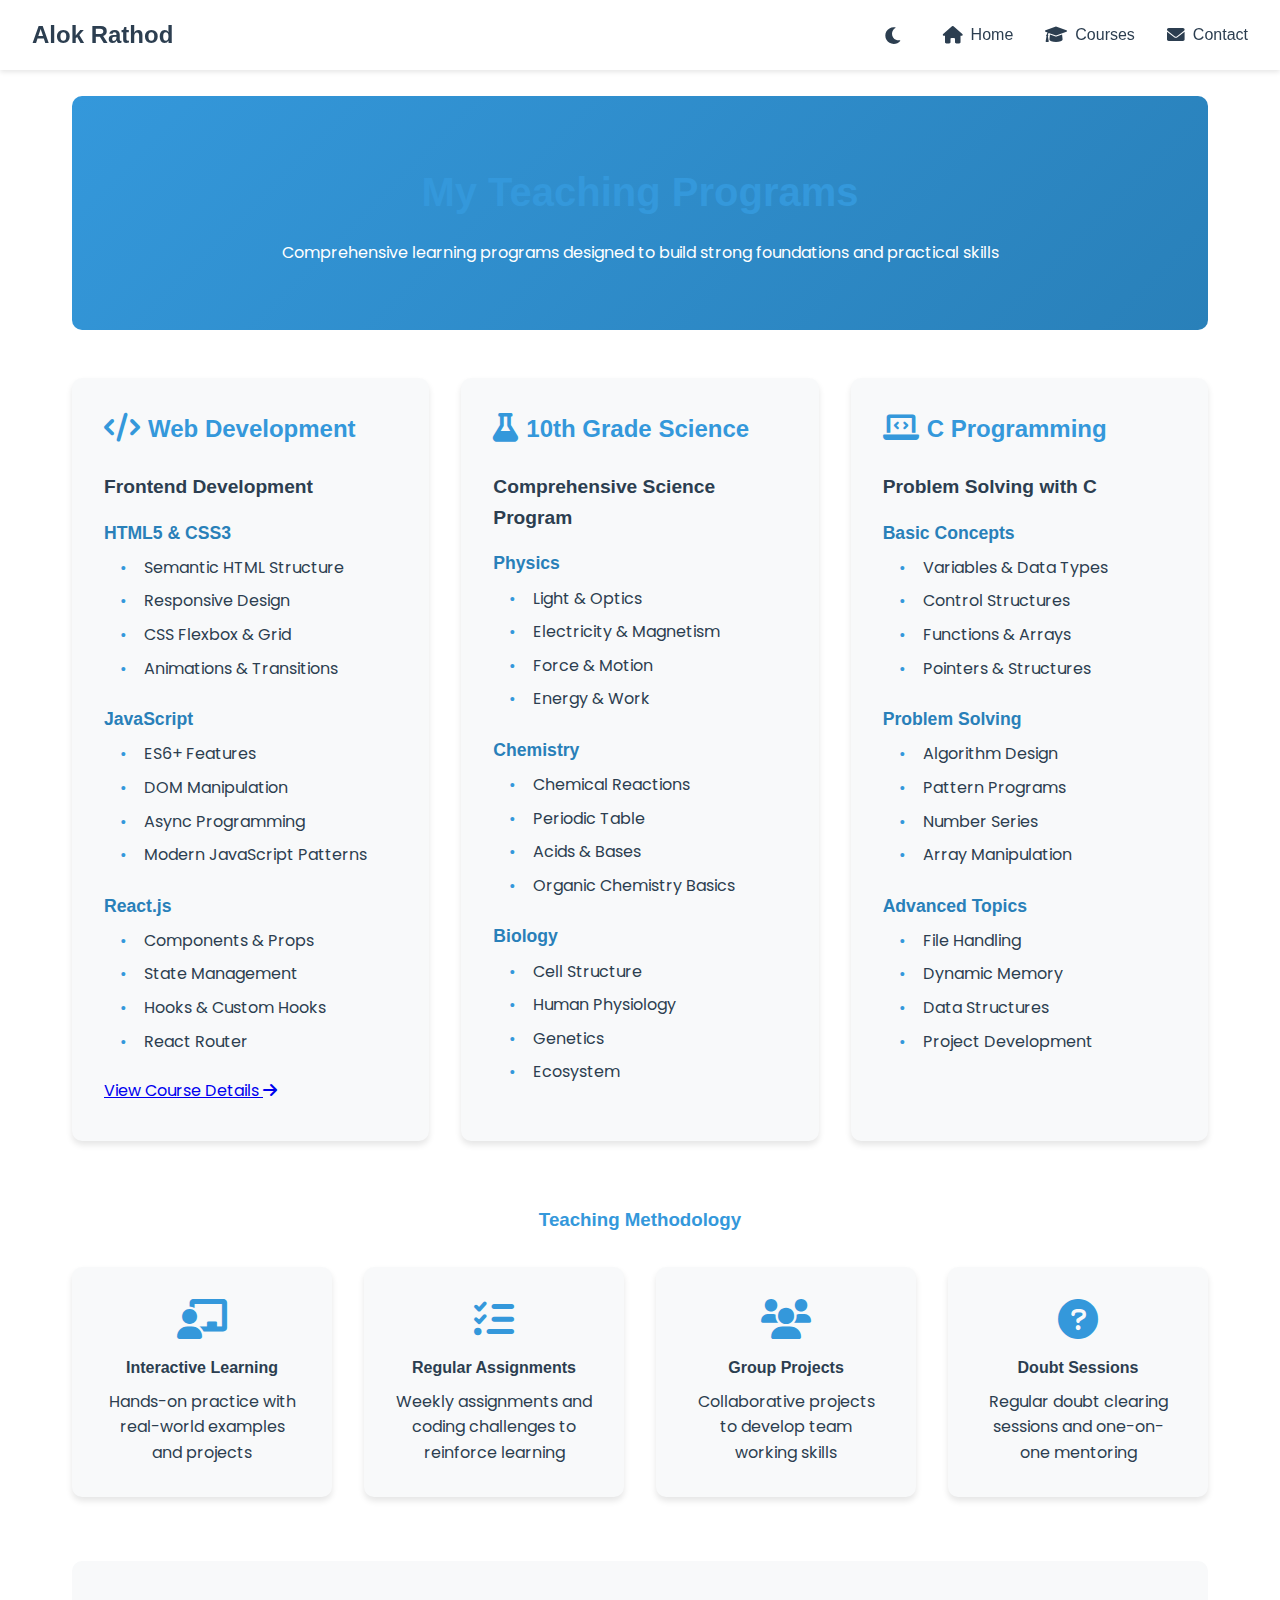
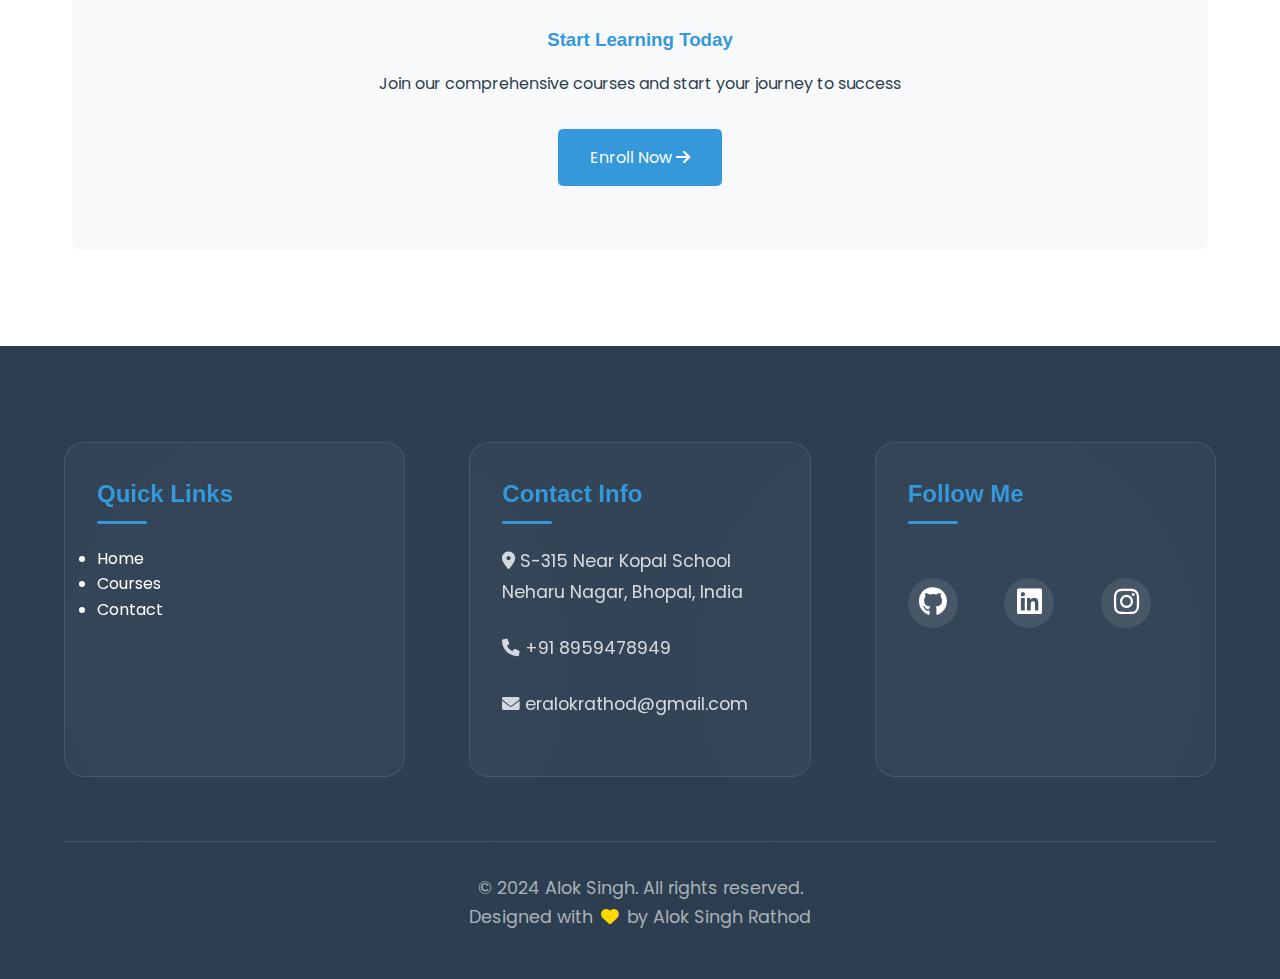
<file: html/courses.html>
<!DOCTYPE html>
<html lang="en">
<head>
    <meta charset="UTF-8">
    <meta name="viewport" content="width=device-width, initial-scale=1.0">
    <title>Courses & Teaching - Alok Rathod</title>
    <link rel="stylesheet" href="../css/style.css">
    <link href="https://fonts.googleapis.com/css2?family=Poppins:wght@300;400;500;600;700&display=swap" rel="stylesheet">
    <link rel="stylesheet" href="https://cdnjs.cloudflare.com/ajax/libs/font-awesome/6.0.0/css/all.min.css">
</head>
<body>
    <header>
        <h1>Alok Rathod</h1>
        <button id="mobile-menu-btn" aria-label="Toggle mobile menu">
            <i class="fas fa-bars"></i>
        </button>
        <nav id="main-nav">
            <button id="theme-toggle" aria-label="Toggle dark mode">
                <i class="fas fa-moon"></i>
            </button>
            <a href="index.html"><i class="fas fa-home"></i> Home</a>
            <a href="courses.html" class="active"><i class="fas fa-graduation-cap"></i> Courses</a>
            <a href="contact.html"><i class="fas fa-envelope"></i> Contact</a>
        </nav>
    </header>

    <main class="courses-page">
        <section class="course-hero">
            <h2>My Teaching Programs</h2>
            <p>Comprehensive learning programs designed to build strong foundations and practical skills</p>
        </section>

        <section class="course-categories">
            <div class="category-card web-dev">
                <h3><i class="fas fa-code"></i> Web Development</h3>
                <div class="course-content">
                    <h4>Frontend Development</h4>
                    <ul class="syllabus">
                        <li>
                            <h5>HTML5 & CSS3</h5>
                            <ul>
                                <li>Semantic HTML Structure</li>
                                <li>Responsive Design</li>
                                <li>CSS Flexbox & Grid</li>
                                <li>Animations & Transitions</li>
                            </ul>
                        </li>
                        <li>
                            <h5>JavaScript</h5>
                            <ul>
                                <li>ES6+ Features</li>
                                <li>DOM Manipulation</li>
                                <li>Async Programming</li>
                                <li>Modern JavaScript Patterns</li>
                            </ul>
                        </li>
                        <li>
                            <h5>React.js</h5>
                            <ul>
                                <li>Components & Props</li>
                                <li>State Management</li>
                                <li>Hooks & Custom Hooks</li>
                                <li>React Router</li>
                            </ul>
                        </li>
                    </ul>
                    <a href="web-development.html" class="view-course-btn">View Course Details <i class="fas fa-arrow-right"></i></a>
                </div>
            </div>

            <div class="category-card science">
                <h3><i class="fas fa-flask"></i> 10th Grade Science</h3>
                <div class="course-content">
                    <h4>Comprehensive Science Program</h4>
                    <ul class="syllabus">
                        <li>
                            <h5>Physics</h5>
                            <ul>
                                <li>Light & Optics</li>
                                <li>Electricity & Magnetism</li>
                                <li>Force & Motion</li>
                                <li>Energy & Work</li>
                            </ul>
                        </li>
                        <li>
                            <h5>Chemistry</h5>
                            <ul>
                                <li>Chemical Reactions</li>
                                <li>Periodic Table</li>
                                <li>Acids & Bases</li>
                                <li>Organic Chemistry Basics</li>
                            </ul>
                        </li>
                        <li>
                            <h5>Biology</h5>
                            <ul>
                                <li>Cell Structure</li>
                                <li>Human Physiology</li>
                                <li>Genetics</li>
                                <li>Ecosystem</li>
                            </ul>
                        </li>
                    </ul>
                </div>
            </div>

            <div class="category-card programming">
                <h3><i class="fas fa-laptop-code"></i> C Programming</h3>
                <div class="course-content">
                    <h4>Problem Solving with C</h4>
                    <ul class="syllabus">
                        <li>
                            <h5>Basic Concepts</h5>
                            <ul>
                                <li>Variables & Data Types</li>
                                <li>Control Structures</li>
                                <li>Functions & Arrays</li>
                                <li>Pointers & Structures</li>
                            </ul>
                        </li>
                        <li>
                            <h5>Problem Solving</h5>
                            <ul>
                                <li>Algorithm Design</li>
                                <li>Pattern Programs</li>
                                <li>Number Series</li>
                                <li>Array Manipulation</li>
                            </ul>
                        </li>
                        <li>
                            <h5>Advanced Topics</h5>
                            <ul>
                                <li>File Handling</li>
                                <li>Dynamic Memory</li>
                                <li>Data Structures</li>
                                <li>Project Development</li>
                            </ul>
                        </li>
                    </ul>
                </div>
            </div>
        </section>

        <section class="teaching-methodology">
            <h3>Teaching Methodology</h3>
            <div class="methodology-grid">
                <div class="methodology-item">
                    <i class="fas fa-chalkboard-teacher"></i>
                    <h4>Interactive Learning</h4>
                    <p>Hands-on practice with real-world examples and projects</p>
                </div>
                <div class="methodology-item">
                    <i class="fas fa-tasks"></i>
                    <h4>Regular Assignments</h4>
                    <p>Weekly assignments and coding challenges to reinforce learning</p>
                </div>
                <div class="methodology-item">
                    <i class="fas fa-users"></i>
                    <h4>Group Projects</h4>
                    <p>Collaborative projects to develop team working skills</p>
                </div>
                <div class="methodology-item">
                    <i class="fas fa-question-circle"></i>
                    <h4>Doubt Sessions</h4>
                    <p>Regular doubt clearing sessions and one-on-one mentoring</p>
                </div>
            </div>
        </section>

        <section class="enrollment">
            <h3>Start Learning Today</h3>
            <p>Join our comprehensive courses and start your journey to success</p>
            <a href="contact.html" class="enroll-btn">Enroll Now <i class="fas fa-arrow-right"></i></a>
        </section>
    </main>

    <footer class="footer">
        <div class="footer-content">
            <div class="footer-section">
                <h4>Quick Links</h4>
                <ul>
                    <li><a href="index.html">Home</a></li>
                    <li><a href="courses.html">Courses</a></li>
                    <li><a href="contact.html">Contact</a></li>
                </ul>
            </div>
            <div class="footer-section">
                <h4>Contact Info</h4>
                <p><i class="fas fa-map-marker-alt"></i> S-315 Near Kopal School Neharu Nagar, Bhopal, India</p>
                <p><i class="fas fa-phone"></i> +91 8959478949</p>
                <p><i class="fas fa-envelope"></i> eralokrathod@gmail.com</p>
            </div>
            <div class="footer-section">
                <h4>Follow Me</h4>
                <div class="social-links">
                    <a href="https://github.com/KurukshetraCodingSchool" target="_blank" aria-label="GitHub"><i class="fab fa-github"></i></a>
                    <a href="https://www.linkedin.com/in/alokrathod" target="_blank" aria-label="LinkedIn"><i class="fab fa-linkedin"></i></a>
                    <a href="https://www.instagram.com/alokrathod" target="_blank" aria-label="Instagram"><i class="fab fa-instagram"></i></a>
                </div>
            </div>
        </div>
        <div class="footer-bottom">
            <p>&copy; 2024 Alok Singh. All rights reserved.</p>
            <p>Designed with <i class="fas fa-heart"></i> by Alok Singh Rathod</p>
        </div>
    </footer>

    <script src="../js/script.js"></script>
</body>
</html>
</file>
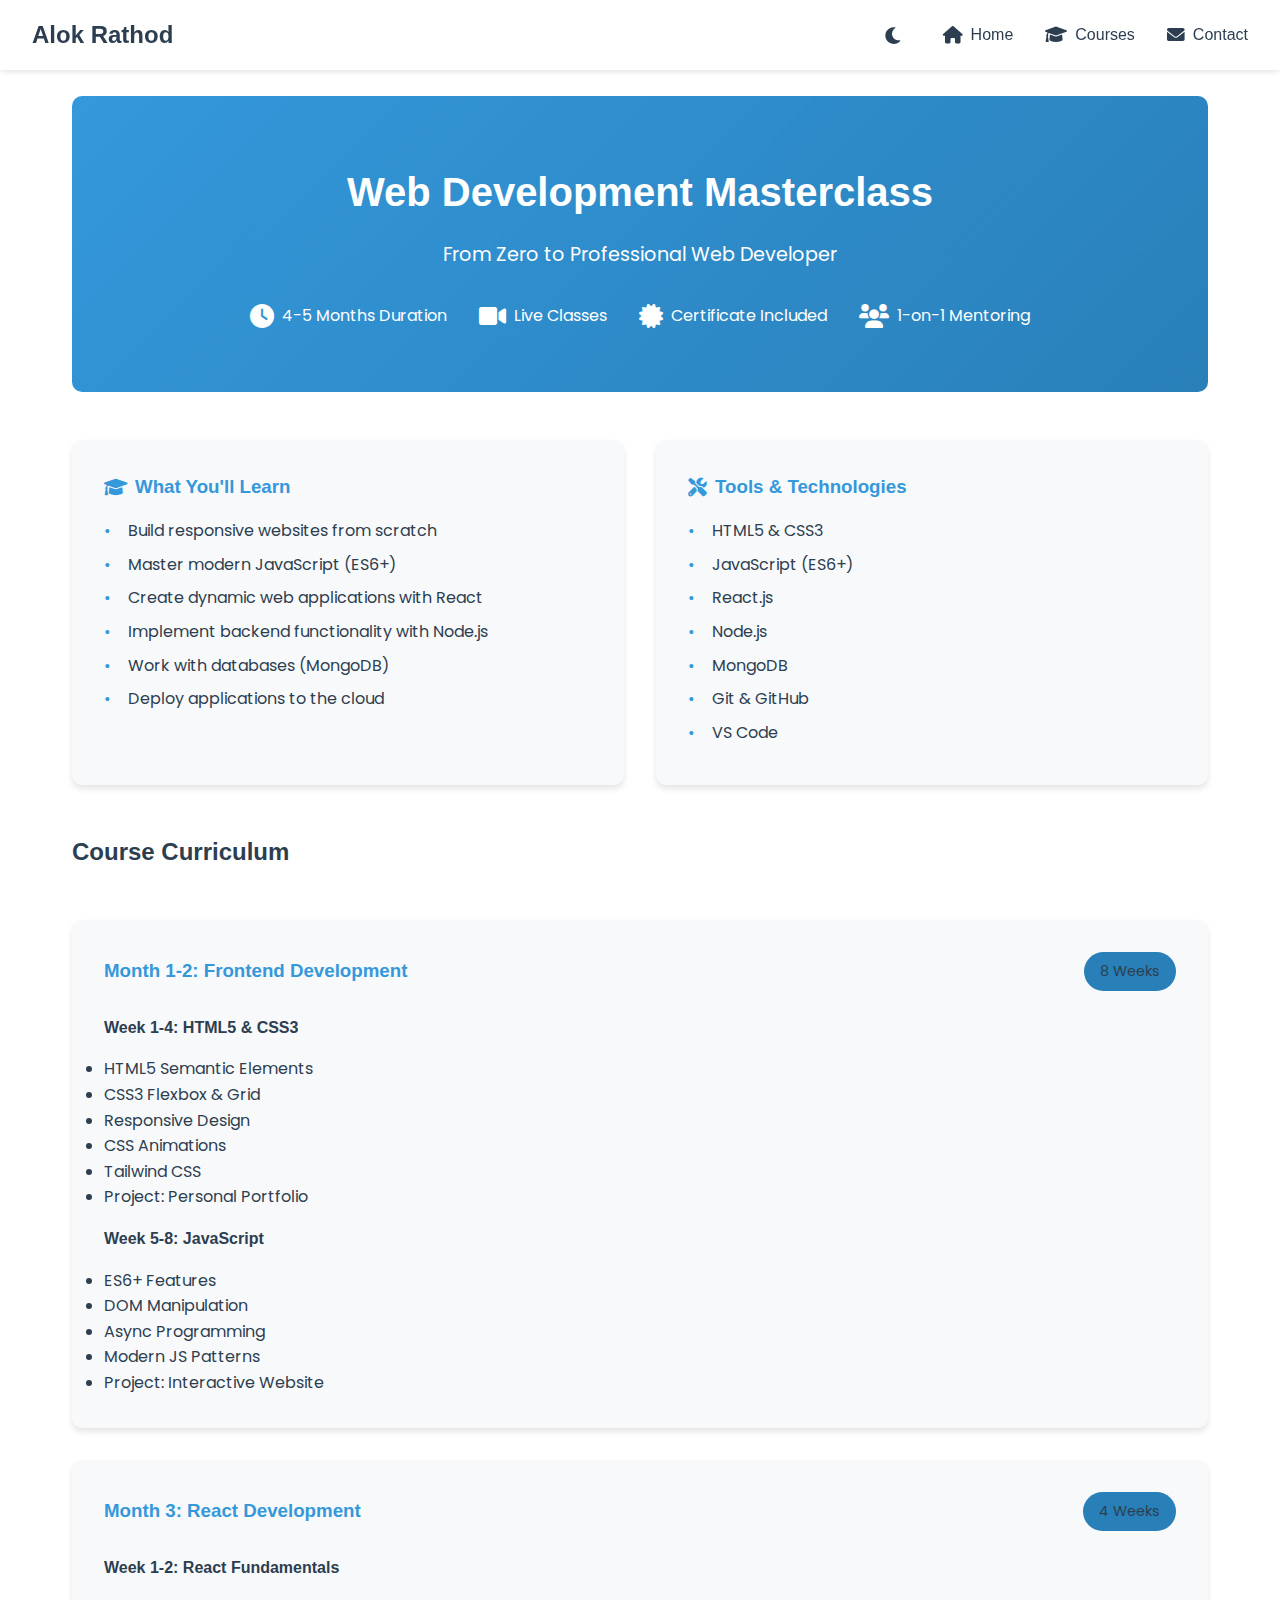
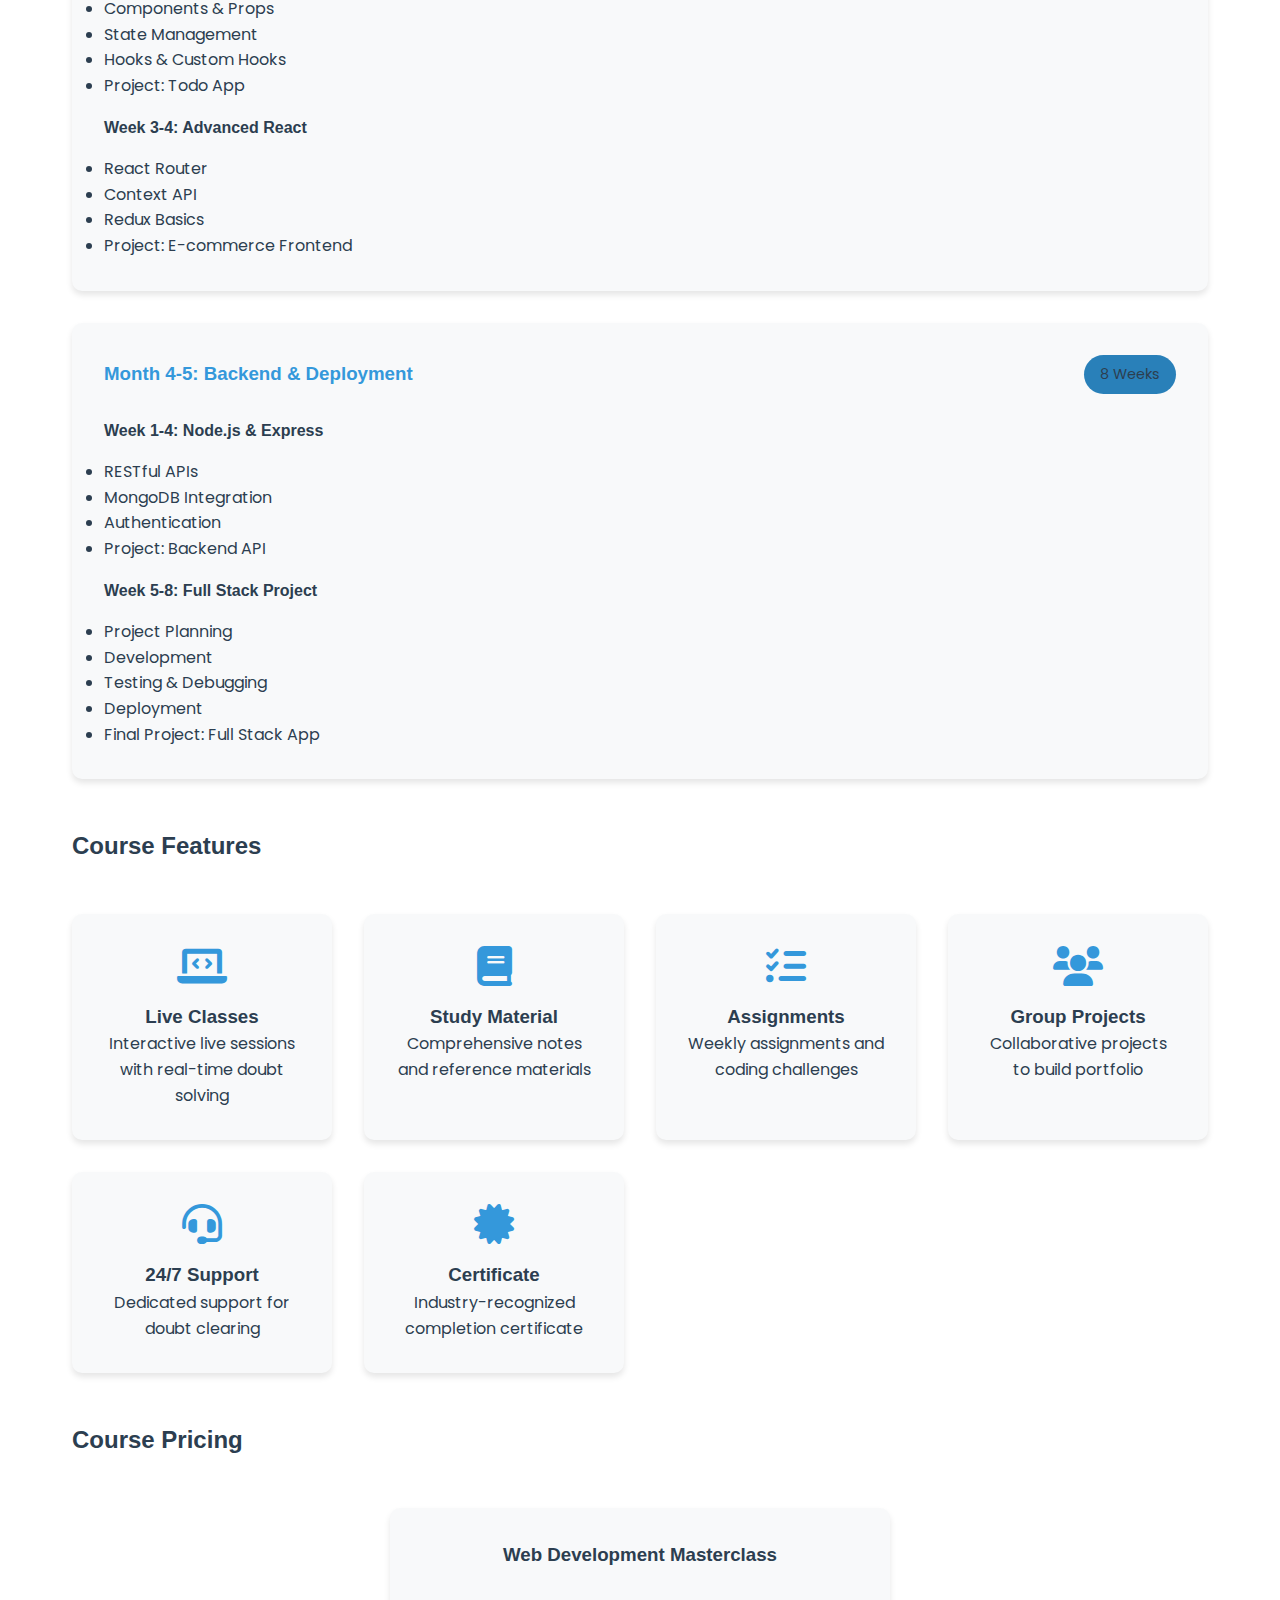
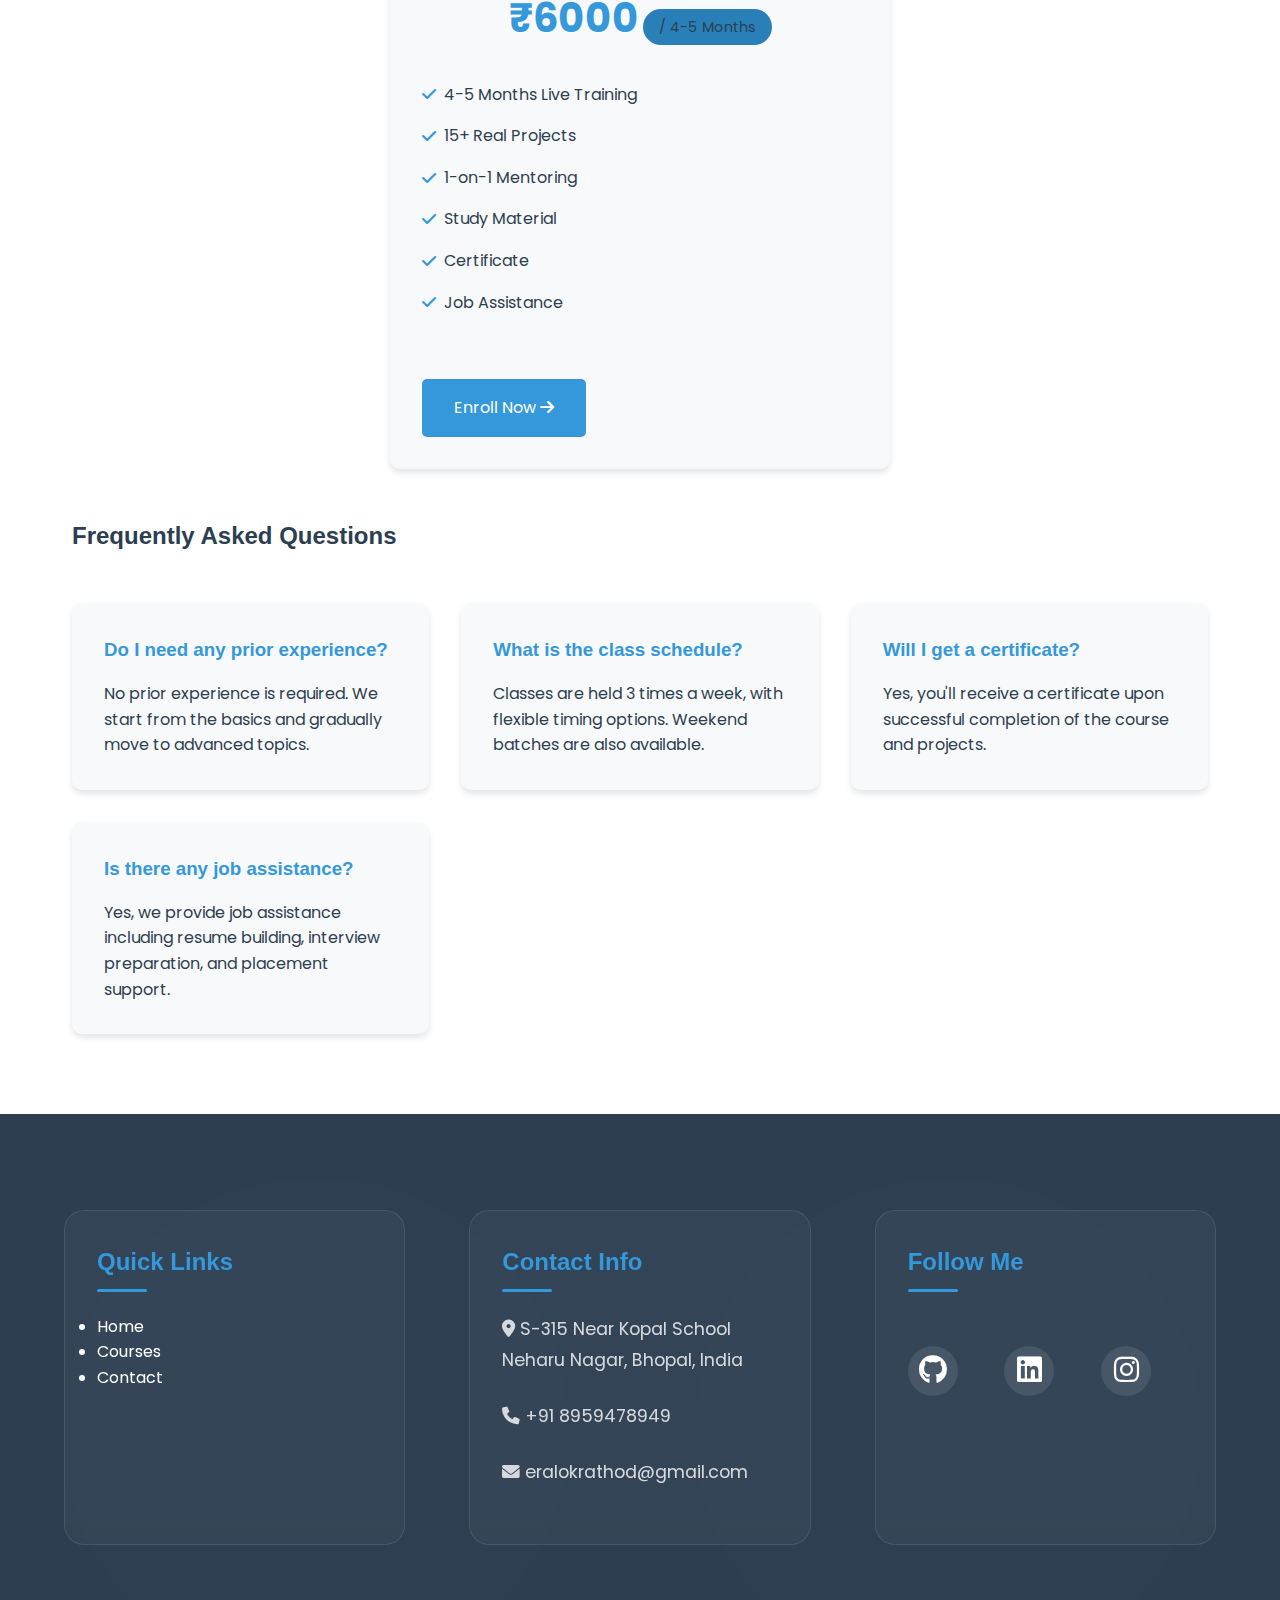
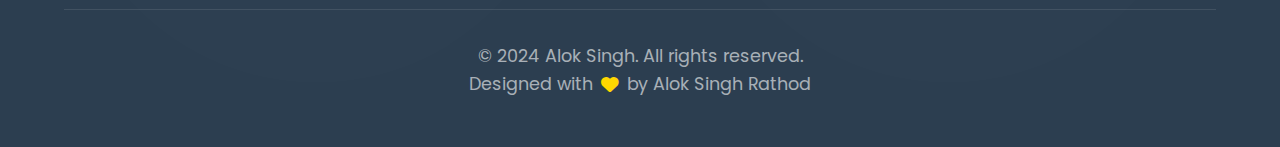
<file: html/web-development.html>
<!DOCTYPE html>
<html lang="en">
<head>
    <meta charset="UTF-8">
    <meta name="viewport" content="width=device-width, initial-scale=1.0">
    <title>Web Development Course - Alok Rathod</title>
    <link rel="stylesheet" href="../css/style.css">
    <link href="https://fonts.googleapis.com/css2?family=Poppins:wght@300;400;500;600;700&display=swap" rel="stylesheet">
    <link rel="stylesheet" href="https://cdnjs.cloudflare.com/ajax/libs/font-awesome/6.0.0/css/all.min.css">
</head>
<body>
    <header>
        <h1>Alok Rathod</h1>
        <button id="mobile-menu-btn" aria-label="Toggle mobile menu">
            <i class="fas fa-bars"></i>
        </button>
        <nav id="main-nav">
            <button id="theme-toggle" aria-label="Toggle dark mode">
                <i class="fas fa-moon"></i>
            </button>
            <a href="index.html"><i class="fas fa-home"></i> Home</a>
            <a href="courses.html"><i class="fas fa-graduation-cap"></i> Courses</a>
            <a href="contact.html"><i class="fas fa-envelope"></i> Contact</a>
        </nav>
    </header>

    <main class="course-detail-page">
        <section class="course-hero">
            <div class="course-hero-content">
                <h1>Web Development Masterclass</h1>
                <p class="course-subtitle">From Zero to Professional Web Developer</p>
                <div class="course-highlights">
                    <div class="highlight-item">
                        <i class="fas fa-clock"></i>
                        <span>4-5 Months Duration</span>
                    </div>
                    <div class="highlight-item">
                        <i class="fas fa-video"></i>
                        <span>Live Classes</span>
                    </div>
                    <div class="highlight-item">
                        <i class="fas fa-certificate"></i>
                        <span>Certificate Included</span>
                    </div>
                    <div class="highlight-item">
                        <i class="fas fa-users"></i>
                        <span>1-on-1 Mentoring</span>
                    </div>
                </div>
            </div>
        </section>

        <section class="course-overview">
            <div class="overview-grid">
                <div class="overview-card">
                    <h3><i class="fas fa-graduation-cap"></i> What You'll Learn</h3>
                    <ul>
                        <li>Build responsive websites from scratch</li>
                        <li>Master modern JavaScript (ES6+)</li>
                        <li>Create dynamic web applications with React</li>
                        <li>Implement backend functionality with Node.js</li>
                        <li>Work with databases (MongoDB)</li>
                        <li>Deploy applications to the cloud</li>
                    </ul>
                </div>
                <div class="overview-card">
                    <h3><i class="fas fa-tools"></i> Tools & Technologies</h3>
                    <ul>
                        <li>HTML5 & CSS3</li>
                        <li>JavaScript (ES6+)</li>
                        <li>React.js</li>
                        <li>Node.js</li>
                        <li>MongoDB</li>
                        <li>Git & GitHub</li>
                        <li>VS Code</li>
                    </ul>
                </div>
            </div>
        </section>

        <section class="course-curriculum">
            <h2>Course Curriculum</h2>
            <div class="curriculum-timeline">
                <div class="timeline-item">
                    <div class="timeline-header">
                        <h3>Month 1-2: Frontend Development</h3>
                        <span class="duration">8 Weeks</span>
                    </div>
                    <div class="timeline-content">
                        <h4>Week 1-4: HTML5 & CSS3</h4>
                        <ul>
                            <li>HTML5 Semantic Elements</li>
                            <li>CSS3 Flexbox & Grid</li>
                            <li>Responsive Design</li>
                            <li>CSS Animations</li>
                            <li>Tailwind CSS</li>
                            <li>Project: Personal Portfolio</li>
                        </ul>
                        <h4>Week 5-8: JavaScript</h4>
                        <ul>
                            <li>ES6+ Features</li>
                            <li>DOM Manipulation</li>
                            <li>Async Programming</li>
                            <li>Modern JS Patterns</li>
                            <li>Project: Interactive Website</li>
                        </ul>
                    </div>
                </div>

                <div class="timeline-item">
                    <div class="timeline-header">
                        <h3>Month 3: React Development</h3>
                        <span class="duration">4 Weeks</span>
                    </div>
                    <div class="timeline-content">
                        <h4>Week 1-2: React Fundamentals</h4>
                        <ul>
                            <li>Components & Props</li>
                            <li>State Management</li>
                            <li>Hooks & Custom Hooks</li>
                            <li>Project: Todo App</li>
                        </ul>
                        <h4>Week 3-4: Advanced React</h4>
                        <ul>
                            <li>React Router</li>
                            <li>Context API</li>
                            <li>Redux Basics</li>
                            <li>Project: E-commerce Frontend</li>
                        </ul>
                    </div>
                </div>

                <div class="timeline-item">
                    <div class="timeline-header">
                        <h3>Month 4-5: Backend & Deployment</h3>
                        <span class="duration">8 Weeks</span>
                    </div>
                    <div class="timeline-content">
                        <h4>Week 1-4: Node.js & Express</h4>
                        <ul>
                            <li>RESTful APIs</li>
                            <li>MongoDB Integration</li>
                            <li>Authentication</li>
                            <li>Project: Backend API</li>
                        </ul>
                        <h4>Week 5-8: Full Stack Project</h4>
                        <ul>
                            <li>Project Planning</li>
                            <li>Development</li>
                            <li>Testing & Debugging</li>
                            <li>Deployment</li>
                            <li>Final Project: Full Stack App</li>
                        </ul>
                    </div>
                </div>
            </div>
        </section>

        <section class="course-features">
            <h2>Course Features</h2>
            <div class="features-grid">
                <div class="feature-card">
                    <i class="fas fa-laptop-code"></i>
                    <h3>Live Classes</h3>
                    <p>Interactive live sessions with real-time doubt solving</p>
                </div>
                <div class="feature-card">
                    <i class="fas fa-book"></i>
                    <h3>Study Material</h3>
                    <p>Comprehensive notes and reference materials</p>
                </div>
                <div class="feature-card">
                    <i class="fas fa-tasks"></i>
                    <h3>Assignments</h3>
                    <p>Weekly assignments and coding challenges</p>
                </div>
                <div class="feature-card">
                    <i class="fas fa-users"></i>
                    <h3>Group Projects</h3>
                    <p>Collaborative projects to build portfolio</p>
                </div>
                <div class="feature-card">
                    <i class="fas fa-headset"></i>
                    <h3>24/7 Support</h3>
                    <p>Dedicated support for doubt clearing</p>
                </div>
                <div class="feature-card">
                    <i class="fas fa-certificate"></i>
                    <h3>Certificate</h3>
                    <p>Industry-recognized completion certificate</p>
                </div>
            </div>
        </section>

        <section class="course-pricing">
            <h2>Course Pricing</h2>
            <div class="pricing-card">
                <div class="pricing-header">
                    <h3>Web Development Masterclass</h3>
                    <div class="price">
                        <span class="amount">₹6000</span>
                        <span class="duration">/ 4-5 Months</span>
                    </div>
                </div>
                <ul class="pricing-features">
                    <li><i class="fas fa-check"></i> 4-5 Months Live Training</li>
                    <li><i class="fas fa-check"></i> 15+ Real Projects</li>
                    <li><i class="fas fa-check"></i> 1-on-1 Mentoring</li>
                    <li><i class="fas fa-check"></i> Study Material</li>
                    <li><i class="fas fa-check"></i> Certificate</li>
                    <li><i class="fas fa-check"></i> Job Assistance</li>
                </ul>
                <a href="contact.html" class="enroll-btn">Enroll Now <i class="fas fa-arrow-right"></i></a>
            </div>
        </section>

        <section class="faq-section">
            <h2>Frequently Asked Questions</h2>
            <div class="faq-grid">
                <div class="faq-item">
                    <h3>Do I need any prior experience?</h3>
                    <p>No prior experience is required. We start from the basics and gradually move to advanced topics.</p>
                </div>
                <div class="faq-item">
                    <h3>What is the class schedule?</h3>
                    <p>Classes are held 3 times a week, with flexible timing options. Weekend batches are also available.</p>
                </div>
                <div class="faq-item">
                    <h3>Will I get a certificate?</h3>
                    <p>Yes, you'll receive a certificate upon successful completion of the course and projects.</p>
                </div>
                <div class="faq-item">
                    <h3>Is there any job assistance?</h3>
                    <p>Yes, we provide job assistance including resume building, interview preparation, and placement support.</p>
                </div>
            </div>
        </section>
    </main>

    <footer class="footer">
        <div class="footer-content">
            <div class="footer-section">
                <h4>Quick Links</h4>
                <ul>
                    <li><a href="index.html">Home</a></li>
                    <li><a href="courses.html">Courses</a></li>
                    <li><a href="contact.html">Contact</a></li>
                </ul>
            </div>
            <div class="footer-section">
                <h4>Contact Info</h4>
                <p><i class="fas fa-map-marker-alt"></i> S-315 Near Kopal School Neharu Nagar, Bhopal, India</p>
                <p><i class="fas fa-phone"></i> +91 8959478949</p>
                <p><i class="fas fa-envelope"></i> eralokrathod@gmail.com</p>
            </div>
            <div class="footer-section">
                <h4>Follow Me</h4>
                <div class="social-links">
                    <a href="https://github.com/KurukshetraCodingSchool" target="_blank" aria-label="GitHub"><i class="fab fa-github"></i></a>
                    <a href="https://www.linkedin.com/in/alokrathod" target="_blank" aria-label="LinkedIn"><i class="fab fa-linkedin"></i></a>
                    <a href="https://www.instagram.com/alokrathod" target="_blank" aria-label="Instagram"><i class="fab fa-instagram"></i></a>
                </div>
            </div>
        </div>
        <div class="footer-bottom">
            <p>&copy; 2024 Alok Singh. All rights reserved.</p>
            <p>Designed with <i class="fas fa-heart"></i> by Alok Singh Rathod</p>
        </div>
    </footer>

    <script src="../js/script.js"></script>
</body>
</html>
</file>
<file: css/style.css>
/* Reset and base styles */
:root {
  --bg-color: #ffffff;
  --text-color: #2c3e50;
  --primary-color: #3498db;
  --secondary-color: #2c3e50;
  --accent-color: #2980b9;
  --section-bg: #ffffff;
  --card-bg: #f8f9fa;
  --border-color: rgba(0,0,0,0.1);
  --shadow-sm: 0 2px 5px rgba(0,0,0,0.1);
  --shadow-md: 0 5px 15px rgba(0,0,0,0.1);
  --shadow-lg: 0 10px 30px rgba(0,0,0,0.1);
  --transition: all 0.3s ease;
  --gradient-primary: linear-gradient(135deg, #3498db 0%, #2c3e50 100%);
  --gradient-light: linear-gradient(135deg, #f5f7fa 0%, #c3cfe2 100%);
  --gradient-hero: linear-gradient(135deg, #f6f9fc 0%, #eef2f7 100%);
  --gradient-card: linear-gradient(135deg, #ffffff 0%, #f8f9fa 100%);
  --pattern-dots: radial-gradient(circle, #3498db 1px, transparent 1px);
  --pattern-size: 20px;
}

@font-face {
  font-family: 'Font1';
  src: url(./JungleFlame-nAAv4.otf);
}

* {
  margin: 0;
  padding: 0;
  box-sizing: border-box;
  font-family: 'Poppins', sans-serif;
  transition: background-color 0.3s ease, color 0.3s ease, transform 0.3s ease;
}

html, body {
  line-height: 1.6;
  background-color: var(--bg-color);
  color: var(--text-color);
  transition: var(--transition);
  scroll-behavior: smooth;
}

/* Typography */
h1, h2, h3, h4, h5, h6 {
  font-family: 'Montserrat', sans-serif;
  font-weight: 600;
}

.hero-text h2 {
  font-family: 'Montserrat', sans-serif;
  font-weight: 700;
}

.hero-text .subtitle {
  font-family: 'Poppins', sans-serif;
  font-weight: 500;
}

nav a {
  font-family: 'Montserrat', sans-serif;
  font-weight: 500;
}

.feature-item h4,
.course-card h4,
.team-member h5,
.join-feature h5 {
  font-family: 'Montserrat', sans-serif;
  font-weight: 600;
}

body.dark-mode {
  --bg-color: #0f172a;
  --text-color: #e2e8f0;
  --section-bg: #1e293b;
  --card-bg: #334155;
  --border-color: rgba(255,255,255,0.1);
  --gradient-light: linear-gradient(135deg, #1e293b 0%, #0f172a 100%);
  --gradient-hero: linear-gradient(135deg, #1e293b 0%, #0f172a 100%);
  --gradient-card: linear-gradient(135deg, #334155 0%, #1e293b 100%);
  --primary-color: #60a5fa;
  --secondary-color: #94a3b8;
  --accent-color: #3b82f6;
}

body.dark-mode .feature-item,
body.dark-mode .course-card,
body.dark-mode .team-member {
  background: var(--gradient-card);
  border-color: rgba(255, 255, 255, 0.1);
  box-shadow: 
    0 4px 6px rgba(0, 0, 0, 0.2),
    0 1px 3px rgba(0, 0, 0, 0.3),
    inset 0 1px 0 rgba(255, 255, 255, 0.05);
}

body.dark-mode .feature-item:hover,
body.dark-mode .course-card:hover,
body.dark-mode .team-member:hover {
  background: linear-gradient(135deg, #475569 0%, #334155 100%);
  box-shadow: 
    0 12px 20px rgba(0, 0, 0, 0.3),
    0 4px 8px rgba(0, 0, 0, 0.2),
    inset 0 1px 0 rgba(255, 255, 255, 0.1);
}

body.dark-mode .feature-item i {
  color: #60a5fa;
}

body.dark-mode .project-links a {
  background: linear-gradient(135deg, #3b82f6 0%, #2563eb 100%);
  color: #ffffff;
}

body.dark-mode .project-links a:hover {
  background: linear-gradient(135deg, #2563eb 0%, #1d4ed8 100%);
}

body.dark-mode .team-member img {
  border-color: rgba(96, 165, 250, 0.3);
}

body.dark-mode .team-member:hover img {
  border-color: #60a5fa;
}

body.dark-mode .member-social a {
  background: rgba(96, 165, 250, 0.1);
  color: #60a5fa;
}

body.dark-mode .member-social a:hover {
  background: #60a5fa;
  color: #0f172a;
}

body.dark-mode .cta {
  background: linear-gradient(135deg, #1e40af 0%, #1e3a8a 100%);
}

body.dark-mode .contact-form input,
body.dark-mode .contact-form textarea {
  background: rgba(255, 255, 255, 0.05);
  border-color: rgba(255, 255, 255, 0.1);
  color: #e2e8f0;
}

body.dark-mode .contact-form input:focus,
body.dark-mode .contact-form textarea:focus {
  border-color: #60a5fa;
  box-shadow: 0 0 0 2px rgba(96, 165, 250, 0.2);
}

body.dark-mode .contact-form button {
  background: linear-gradient(135deg, #3b82f6 0%, #2563eb 100%);
}

body.dark-mode .contact-form button:hover {
  background: linear-gradient(135deg, #2563eb 0%, #1d4ed8 100%);
}

body.dark-mode .footer-section {
  background: rgba(255, 255, 255, 0.02);
}

body.dark-mode .footer-section:hover {
  background: rgba(255, 255, 255, 0.05);
}

body.dark-mode .social-links a {
  background: rgba(96, 165, 250, 0.1);
  color: #60a5fa;
}

body.dark-mode .social-links a:hover {
  background: #60a5fa;
  color: #0f172a;
}

/* Header and Navigation */
header {
    position: fixed;
    top: 0;
    left: 0;
    width: 100%;
    padding: 1rem 2rem;
    display: flex;
    justify-content: space-between;
    align-items: center;
    background: var(--header-bg);
    box-shadow: 0 2px 5px rgba(0, 0, 0, 0.1);
    z-index: 1000;
}

header h1 {
  font-size: 1.5rem;
  color: var(--text-color);
}

#mobile-menu-btn {
  display: none;
  background: none;
  border: none;
  font-size: 1.5rem;
  color: var(--text-color);
  cursor: pointer;
  padding: 0.5rem;
  transition: var(--transition);
}

#mobile-menu-btn:hover {
  color: var(--primary-color);
}

nav {
  display: flex;
  gap: 2rem;
  align-items: center;
}

nav a {
  color: var(--text-color);
  text-decoration: none;
  font-weight: 500;
  transition: var(--transition);
  display: flex;
  align-items: center;
  gap: 0.5rem;
}

nav a:hover {
  color: var(--primary-color);
}

nav a i {
  font-size: 1.1rem;
}

/* Mobile Navigation Styles */
@media (max-width: 768px) {
  #mobile-menu-btn {
    display: block;
  }

  nav {
    position: fixed;
    top: 0;
    right: -100%;
    width: 70%;
    height: 100vh;
    background: var(--bg-color);
    flex-direction: column;
    padding: 5rem 2rem;
    gap: 2rem;
    transition: var(--transition);
    box-shadow: -5px 0 15px rgba(0, 0, 0, 0.1);
  }

  nav.active {
    right: 0;
  }

  nav a {
    width: 100%;
    padding: 1rem;
    border-radius: 8px;
    background: var(--card-bg);
  }

  nav a:hover {
    background: var(--primary-color);
    color: white;
  }

  /* Overlay when menu is open */
  .nav-overlay {
    position: fixed;
    top: 0;
    left: 0;
    width: 100%;
    height: 100%;
    background: rgba(0, 0, 0, 0.5);
    opacity: 0;
    visibility: hidden;
    transition: var(--transition);
  }

  .nav-overlay.active {
    opacity: 1;
    visibility: visible;
  }
}

/* Dark mode specific styles */
body.dark-mode header {
  background: var(--dark-bg);
  box-shadow: 0 2px 10px rgba(0, 0, 0, 0.3);
}

body.dark-mode nav {
  background: var(--dark-bg);
}

body.dark-mode nav a {
  background: var(--dark-card-bg);
}

/* Adjust main content padding for fixed header */
body {
  padding-top: 4rem;
}

/* Hero Section */
.hero {
    display: flex;
    align-items: center;
    justify-content: space-between;
    padding: 100px 5%;
    min-height: 100vh;
    background: var(--bg-color);
    position: relative;
    opacity: 1 !important;
    visibility: visible !important;
    transform: none !important;
}

.hero-text {
    flex: 1;
    max-width: 600px;
    opacity: 1 !important;
    visibility: visible !important;
    transform: none !important;
}

.hero-image {
    flex: 1;
    max-width: 500px;
    position: relative;
    opacity: 1 !important;
    visibility: visible !important;
    transform: none !important;
}

.hero-image img {
    width: 100%;
    height: auto;
    border-radius: 20px;
    box-shadow: 0 10px 30px rgba(0, 0, 0, 0.1);
    opacity: 1 !important;
    visibility: visible !important;
}

.hero-text h2 {
    font-size: 3.5rem;
    margin-bottom: 1rem;
    color: var(--text-color);
}

.hero-text .subtitle {
    font-size: 1.5rem;
    color: var(--primary-color);
    margin-bottom: 1.5rem;
}

.hero-text p {
    font-size: 1.1rem;
    margin-bottom: 2rem;
    color: var(--text-color);
    line-height: 1.6;
}

.hero-buttons {
    display: flex;
    gap: 1rem;
}

/* Responsive Design */
@media (max-width: 768px) {
    .hero {
        flex-direction: column;
        text-align: center;
        padding: 80px 5%;
    }

    .hero-text {
        margin-bottom: 2rem;
    }

    .hero-text h2 {
        font-size: 2.5rem;
    }

    .hero-buttons {
        justify-content: center;
    }

    .hero-image {
        max-width: 100%;
    }
}

.hero::before {
  content: '';
  position: absolute;
  top: 0;
  left: 0;
  width: 100%;
  height: 100%;
  background-image: var(--pattern-dots);
  background-size: var(--pattern-size) var(--pattern-size);
  opacity: 0.1;
  z-index: 0;
}

.hero-text {
  flex: 1;
  max-width: 600px;
  animation: fadeInUp 1s ease;
}

.hero-text h2 {
  font-size: 3.5rem;
  margin-bottom: 1rem;
  line-height: 1.2;
  color: var(--text-color);
}

.hero-text .highlight {
  color: var(--primary-color);
  position: relative;
}

.hero-text .subtitle {
  font-size: 1.5rem;
  color: var(--primary-color);
  margin-bottom: 1.5rem;
  font-weight: 500;
}

.hero-text p {
  font-size: 1.1rem;
  color: var(--text-color);
  margin-bottom: 2rem;
  line-height: 1.6;
}

.hero-buttons {
  display: flex;
  gap: 1rem;
  flex-wrap: wrap;
}

.hero-image {
    flex: 0.6;
    max-width: 350px;
    position: relative;
    animation: fadeInRight 1s ease;
}

.hero-image img {
    width: 100%;
    height: auto;
    border-radius: 20px;
    box-shadow: var(--shadow-lg);
}

/* Mobile Responsive Styles */
@media (max-width: 1024px) {
  .hero {
    padding: 2rem 5%;
  }

  .hero-text h2 {
    font-size: 3rem;
  }

  .hero-text .subtitle {
    font-size: 1.3rem;
  }
}

@media (max-width: 768px) {
  .hero {
    flex-direction: column;
    text-align: center;
    padding: 1rem 5%;
    gap: 3rem;
  }

  .hero-text {
    max-width: 100%;
  }

  .hero-text h2 {
    font-size: 2.5rem;
  }

  .hero-text .subtitle {
    font-size: 1.2rem;
  }

  .hero-text p {
    font-size: 1rem;
  }

  .hero-buttons {
    justify-content: center;
  }

  .hero-image {
    max-width: 250px;
    margin: 0 auto 2rem;
  }

  /* Mobile Navigation Improvements */
  #mobile-menu-btn {
    position: relative;
    z-index: 1001;
  }

  nav {
    padding-top: 6rem;
  }

  nav a {
    justify-content: center;
    font-size: 1.1rem;
  }

  nav a i {
    font-size: 1.2rem;
  }
}

@media (max-width: 480px) {
  .hero-text h2 {
    font-size: 2rem;
  }

  .hero-text .subtitle {
    font-size: 1.1rem;
  }

  .hero-buttons {
    flex-direction: column;
    width: 100%;
  }

  .hero-buttons a {
    width: 100%;
    text-align: center;
  }

  .hero-image img {
    max-width: 250px;
  }

  /* Mobile Navigation Further Improvements */
  nav {
    width: 85%;
    padding: 5rem 1rem;
  }

  nav a {
    padding: 1.2rem;
  }
}

/* Dark Mode Specific Styles */
body.dark-mode .hero-text h2,
body.dark-mode .hero-text p {
  color: var(--text-color);
}

body.dark-mode .hero-image img {
  box-shadow: 0 10px 30px rgba(0, 0, 0, 0.3);
}

/* Features Section */
.features {
  padding: 8rem 5%;
  background: var(--gradient-light);
  position: relative;
}

.features::before {
  content: '';
  position: absolute;
  top: 0;
  left: 0;
  width: 100%;
  height: 100%;
  background: linear-gradient(45deg, rgba(52, 152, 219, 0.05) 25%, transparent 25%),
              linear-gradient(-45deg, rgba(52, 152, 219, 0.05) 25%, transparent 25%);
  background-size: 60px 60px;
  opacity: 0.5;
  z-index: 0;
}

.features h3 {
  text-align: center;
  font-size: 3rem;
  color: var(--text-color);
  margin-bottom: 4rem;
  position: relative;
}

.features h3::after {
  content: '';
  position: absolute;
  bottom: -15px;
  left: 50%;
  transform: translateX(-50%);
  width: 80px;
  height: 4px;
  background: var(--primary-color);
  border-radius: 2px;
  transition: width 0.3s ease;
}

section:hover h3::after {
  width: 100%;
}

.feature-grid {
  display: grid;
  grid-template-columns: repeat(auto-fit, minmax(280px, 1fr));
  gap: 2.5rem;
  max-width: 1200px;
  margin: 0 auto;
}

.feature-item {
    background: var(--card-bg);
    padding: 2rem;
    border-radius: 10px;
    text-align: center;
    transition: all 0.3s ease;
    box-shadow: 0 4px 6px rgba(0, 0, 0, 0.1);
}

.feature-item:hover {
    transform: translateY(-5px);
    box-shadow: 0 8px 15px rgba(0, 0, 0, 0.2);
}

.skill-icon {
    color: var(--primary-color);
    margin-bottom: 1rem;
    transition: transform 0.3s ease;
}

.feature-item:hover .skill-icon {
    transform: scale(1.1);
}

.progress-bar {
    width: 100%;
    height: 8px;
    background: var(--border-color);
    border-radius: 4px;
    margin: 1rem 0;
    overflow: hidden;
}

.progress {
    height: 100%;
    background: var(--primary-color);
    border-radius: 4px;
    transition: width 1s ease-in-out;
}

.feature-item[data-tooltip] {
    position: relative;
}

.feature-item[data-tooltip]:before {
    content: attr(data-tooltip);
    position: absolute;
    bottom: 100%;
    left: 50%;
    transform: translateX(-50%);
    padding: 0.5rem 1rem;
    background: var(--primary-color);
    color: white;
    border-radius: 4px;
    font-size: 0.8rem;
    white-space: nowrap;
    opacity: 0;
    visibility: hidden;
    transition: all 0.3s ease;
}

.feature-item[data-tooltip]:hover:before {
    opacity: 1;
    visibility: visible;
    bottom: calc(100% + 5px);
}

.feature-item i {
  font-size: 2.5rem;
  color: var(--primary-color);
  margin-bottom: 1rem;
  transition: transform 0.3s ease;
}

.feature-item:hover i {
  transform: scale(1.1);
}

.feature-item h4 {
  color: var(--text-color);
  margin-bottom: 1rem;
  font-size: 1.5rem;
  position: relative;
  z-index: 1;
}

.feature-item p {
  color: var(--text-color);
  opacity: 0.8;
  position: relative;
  z-index: 1;
}

/* About Section */
.about {
  padding: 8rem 5%;
  background: var(--gradient-light);
  position: relative;
}

.about::before {
  content: '';
  position: absolute;
  top: 0;
  left: 0;
  width: 100%;
  height: 100%;
  background: radial-gradient(circle at 50% 50%, rgba(52, 152, 219, 0.05) 0%, transparent 50%);
  z-index: 0;
}

.about h3 {
  text-align: center;
  font-size: 3rem;
  color: var(--text-color);
  margin-bottom: 4rem;
  position: relative;
}

.about h3::after {
  content: '';
  position: absolute;
  bottom: -15px;
  left: 50%;
  transform: translateX(-50%);
  width: 80px;
  height: 4px;
  background: var(--primary-color);
  border-radius: 2px;
  transition: width 0.3s ease;
}

section:hover h3::after {
  width: 100%;
}

.about-content {
  display: flex;
  gap: 5rem;
  align-items: center;
  max-width: 1200px;
  margin: 0 auto;
}

.about-text {
  flex: 1;
}

.about-text p {
  margin-bottom: 2rem;
  color: var(--text-color);
  font-size: 1.1rem;
  line-height: 1.8;
  opacity: 0.9;
}

.about-stats {
  display: flex;
  gap: 3rem;
  margin-top: 3rem;
}

.stat-item {
  text-align: center;
  position: relative;
}

.stat-item::after {
  content: '';
  position: absolute;
  right: -1.5rem;
  top: 50%;
  transform: translateY(-50%);
  width: 1px;
  height: 50%;
  background: var(--border-color);
}

.stat-item:last-child::after {
  display: none;
}

.stat-number {
  display: block;
  font-size: 3rem;
  font-weight: 700;
  color: var(--primary-color);
  margin-bottom: 0.5rem;
}

.stat-label {
  color: var(--text-color);
  font-size: 1.1rem;
  opacity: 0.8;
}

.about-image {
    flex: 0.4;
    max-width: 300px;
    margin-left: 2rem;
}

.about-image img {
    width: 100%;
    height: auto;
    border-radius: 20px;
    box-shadow: var(--shadow-lg);
}

/* Courses Section */
.courses {
  padding: 8rem 5%;
  background: var(--section-bg);
}

.courses h3 {
  text-align: center;
  font-size: 3rem;
  color: var(--text-color);
  margin-bottom: 4rem;
  position: relative;
}

.courses h3::after {
  content: '';
  position: absolute;
  bottom: -15px;
  left: 50%;
  transform: translateX(-50%);
  width: 80px;
  height: 4px;
  background: var(--primary-color);
  border-radius: 2px;
  transition: width 0.3s ease;
}

section:hover h3::after {
  width: 100%;
}

.courses-grid {
  display: grid;
  grid-template-columns: repeat(auto-fit, minmax(320px, 1fr));
  gap: 2.5rem;
  max-width: 1200px;
  margin: 0 auto;
}

.course-card {
  background: var(--gradient-card);
  backdrop-filter: blur(10px);
  border-radius: 16px;
  overflow: hidden;
  transition: all 0.3s ease;
  border: 1px solid rgba(255, 255, 255, 0.2);
  box-shadow: 
    0 4px 6px rgba(0, 0, 0, 0.05),
    0 1px 3px rgba(0, 0, 0, 0.1),
    inset 0 1px 0 rgba(255, 255, 255, 0.1);
}

.course-card:hover {
  transform: translateY(-5px);
  box-shadow: 
    0 12px 20px rgba(0, 0, 0, 0.1),
    0 4px 8px rgba(0, 0, 0, 0.1),
    inset 0 1px 0 rgba(255, 255, 255, 0.2);
  background: linear-gradient(135deg, #ffffff 0%, #f0f4f8 100%);
}

.course-card img {
  width: 100%;
  height: 200px;
  object-fit: cover;
  transition: transform 0.3s ease;
}

.course-card:hover img {
  transform: scale(1.05);
}

.course-card h4 {
  padding: 1.5rem 1.5rem 0.5rem;
  font-size: 1.25rem;
  color: var(--text-color);
}

.course-card p {
  padding: 0 1.5rem 1.5rem;
  color: var(--text-color);
  opacity: 0.8;
}

.project-links {
  padding: 0 1.5rem 1.5rem;
  display: flex;
  gap: 1rem;
}

.project-links a {
  padding: 0.5rem 1rem;
  border-radius: 8px;
  background: var(--gradient-primary);
  color: white;
  text-decoration: none;
  font-size: 0.9rem;
  transition: all 0.3s ease;
  display: flex;
  align-items: center;
  gap: 0.5rem;
  box-shadow: 0 2px 4px rgba(0, 0, 0, 0.1);
}

.project-links a:hover {
  transform: translateY(-2px);
  box-shadow: 0 4px 8px rgba(0, 0, 0, 0.2);
  background: var(--accent-color);
}

/* CTA Section */
.cta {
  padding: 8rem 5% 6rem;
  text-align: center;
  background: var(--gradient-primary);
  color: white;
  position: relative;
  overflow: hidden;
}

.cta::before {
  content: '';
  position: absolute;
  top: 0;
  left: 0;
  width: 100%;
  height: 100%;
  background: linear-gradient(45deg, rgba(255, 255, 255, 0.1) 25%, transparent 25%),
              linear-gradient(-45deg, rgba(255, 255, 255, 0.1) 25%, transparent 25%);
  background-size: 60px 60px;
  opacity: 0.3;
  z-index: 0;
}

.cta h3 {
  font-size: 3.5rem;
  margin-bottom: 2rem;
  position: relative;
  text-shadow: 2px 2px 4px rgba(0,0,0,0.2);
  animation: fadeInUp 1s ease;
}

.cta p {
  margin-bottom: 3rem;
  font-size: 1.3rem;
  max-width: 700px;
  margin-left: auto;
  margin-right: auto;
  line-height: 1.8;
  opacity: 0.9;
  animation: fadeInUp 1s ease 0.2s;
  animation-fill-mode: both;
}

.contact-info {
  display: flex;
  justify-content: center;
  gap: 4rem;
  margin-bottom: 4rem;
  animation: fadeInUp 1s ease 0.4s;
  animation-fill-mode: both;
}

.contact-info p {
  display: flex;
  align-items: center;
  gap: 1rem;
  font-size: 1.2rem;
  background: rgba(255, 255, 255, 0.1);
  padding: 1rem 2rem;
  border-radius: 50px;
  backdrop-filter: blur(10px);
  transition: var(--transition);
}

.contact-info p:hover {
  transform: translateY(-5px);
  background: rgba(255, 255, 255, 0.2);
  box-shadow: var(--shadow-lg);
}

.contact-info i {
  font-size: 1.6rem;
  color: var(--primary-color);
  background: white;
  width: 40px;
  height: 40px;
  display: flex;
  align-items: center;
  justify-content: center;
  border-radius: 50%;
  transition: var(--transition);
}

.contact-info p:hover i {
  transform: rotate(360deg);
  background: var(--primary-color);
  color: white;
}

.contact-form {
  max-width: 600px;
  margin: 0 auto;
  background: rgba(255, 255, 255, 0.1);
  padding: 3rem;
  border-radius: 20px;
  backdrop-filter: blur(10px);
  border: 1px solid rgba(255, 255, 255, 0.2);
  animation: fadeInUp 1s ease 0.6s;
  animation-fill-mode: both;
  box-shadow: var(--shadow-lg);
}

.form-group {
  margin-bottom: 2rem;
  position: relative;
}

.form-group input,
.form-group textarea {
  width: 100%;
  padding: 1.2rem;
  border: none;
  border-radius: 12px;
  background: rgba(255, 255, 255, 0.9);
  font-size: 1.1rem;
  transition: var(--transition);
  box-shadow: var(--shadow-sm);
}

.form-group input:focus,
.form-group textarea:focus {
  outline: none;
  box-shadow: 0 0 0 3px rgba(52, 152, 219, 0.3);
  background: white;
  transform: translateY(-2px);
}

.form-group label {
  position: absolute;
  left: 1.2rem;
  top: 1.2rem;
  color: #666;
  transition: var(--transition);
  pointer-events: none;
}

.form-group input:focus ~ label,
.form-group input:not(:placeholder-shown) ~ label,
.form-group textarea:focus ~ label,
.form-group textarea:not(:placeholder-shown) ~ label {
  top: -0.5rem;
  left: 1rem;
  font-size: 0.9rem;
  background: white;
  padding: 0 0.5rem;
  color: var(--primary-color);
}

.cta button[type="submit"] {
  background: white;
  color: var(--primary-color);
  padding: 1.2rem 3rem;
  font-size: 1.2rem;
  border: none;
  border-radius: 12px;
  cursor: pointer;
  transition: var(--transition);
  width: 100%;
  display: flex;
  align-items: center;
  justify-content: center;
  gap: 1rem;
  font-weight: 600;
  position: relative;
  overflow: hidden;
}

.cta button[type="submit"]::before {
  content: '';
  position: absolute;
  top: 0;
  left: -100%;
  width: 100%;
  height: 100%;
  background: linear-gradient(
    90deg,
    transparent,
    rgba(255, 255, 255, 0.2),
    transparent
  );
  transition: var(--transition);
}

.cta button[type="submit"]:hover {
  background: var(--primary-color);
  color: white;
  transform: translateY(-2px);
  box-shadow: var(--shadow-lg);
}

.cta button[type="submit"]:hover::before {
  left: 100%;
}

@keyframes fadeInUp {
  from {
    opacity: 0;
    transform: translateY(20px);
  }
  to {
    opacity: 1;
    transform: translateY(0);
  }
}

/* Dark mode specific CTA styles */
body.dark-mode .cta {
  background: linear-gradient(135deg, #1e40af 0%, #1e3a8a 100%);
}

body.dark-mode .contact-form {
  background: rgba(255, 255, 255, 0.05);
}

body.dark-mode .form-group input,
body.dark-mode .form-group textarea {
  background: rgba(255, 255, 255, 0.1);
  color: white;
}

body.dark-mode .form-group input:focus,
body.dark-mode .form-group textarea:focus {
  background: rgba(255, 255, 255, 0.15);
}

body.dark-mode .form-group label {
  color: rgba(255, 255, 255, 0.7);
}

body.dark-mode .form-group input:focus ~ label,
body.dark-mode .form-group input:not(:placeholder-shown) ~ label,
body.dark-mode .form-group textarea:focus ~ label,
body.dark-mode .form-group textarea:not(:placeholder-shown) ~ label {
  background: var(--primary-color);
  color: white;
}

/* Responsive CTA styles */
@media (max-width: 768px) {
  .cta {
    padding: 6rem 5% 4rem;
  }

  .cta h3 {
    font-size: 2.5rem;
  }

  .contact-info {
    flex-direction: column;
    gap: 1.5rem;
  }

  .contact-form {
    padding: 2rem;
  }

  .form-group input,
  .form-group textarea {
    padding: 1rem;
  }
}

@media (max-width: 480px) {
  .cta h3 {
    font-size: 2rem;
  }

  .cta p {
    font-size: 1.1rem;
  }

  .contact-info p {
    font-size: 1rem;
    padding: 0.8rem 1.5rem;
  }
}

/* Footer Section */
footer {
  background: var(--secondary-color);
  color: white;
  padding: 6rem 5% 3rem;
  position: relative;
  overflow: hidden;
}

footer::before {
  content: '';
  position: absolute;
  top: 0;
  left: 0;
  width: 100%;
  height: 100%;
  background: url('data:image/svg+xml,<svg xmlns="http://www.w3.org/2000/svg" viewBox="0 0 100 100"><circle cx="50" cy="50" r="40" fill="rgba(255,255,255,0.03)"/></svg>') repeat;
  opacity: 0.1;
}

.footer-content {
  display: grid;
  grid-template-columns: repeat(auto-fit, minmax(280px, 1fr));
  gap: 4rem;
  max-width: 1200px;
  margin: 0 auto;
  position: relative;
  z-index: 1;
}

.footer-section {
  padding: 2rem;
  background: rgba(255, 255, 255, 0.03);
  border-radius: 20px;
  backdrop-filter: blur(10px);
  border: 1px solid rgba(255, 255, 255, 0.1);
  transition: var(--transition);
}

.footer-section:hover {
  transform: translateY(-5px);
  background: rgba(255, 255, 255, 0.05);
  box-shadow: var(--shadow-lg);
}

.footer-section h4 {
  color: var(--primary-color);
  font-size: 1.5rem;
  margin-bottom: 2rem;
  position: relative;
  display: inline-block;
}

.footer-section h4::after {
  content: '';
  position: absolute;
  bottom: -10px;
  left: 0;
  width: 50px;
  height: 3px;
  background: var(--primary-color);
  border-radius: 2px;
  transition: width 0.3s ease;
}

section:hover h4::after {
  width: 100%;
}

.footer-section p {
  color: rgba(255, 255, 255, 0.8);
  line-height: 1.8;
  margin-bottom: 1.5rem;
  font-size: 1.1rem;
}

.footer-links {
  list-style: none;
}

.footer-links li {
  margin-bottom: 1.2rem;
}

.footer-links a {
  color: rgba(255, 255, 255, 0.8);
  text-decoration: none;
  transition: var(--transition);
  display: inline-block;
  position: relative;
  padding: 0.5rem 0;
  font-size: 1.1rem;
}

.footer-links a::before {
  content: '→';
  position: absolute;
  left: -20px;
  opacity: 0;
  transition: var(--transition);
}

.footer-links a:hover {
  color: var(--primary-color);
  padding-left: 20px;
}

.footer-links a:hover::before {
  opacity: 1;
  left: 0;
}

.social-links {
  display: flex;
  gap: 1.5rem;
  margin-top: 2rem;
}

.social-links a {
  color: white;
  font-size: 1.8rem;
  transition: var(--transition);
  width: 50px;
  height: 50px;
  display: flex;
  align-items: center;
  justify-content: center;
  background: rgba(255, 255, 255, 0.1);
  border-radius: 50%;
  position: relative;
  overflow: hidden;
}

.social-links a::before {
  content: '';
  position: absolute;
  top: 0;
  left: 0;
  width: 100%;
  height: 100%;
  background: var(--gradient-primary);
  opacity: 0;
  transition: var(--transition);
}

.social-links a:hover {
  transform: translateY(-5px);
  box-shadow: var(--shadow-lg);
}

.social-links a:hover::before {
  opacity: 1;
}

.social-links a i {
  position: relative;
  z-index: 1;
}

.footer-bottom {
  text-align: center;
  margin-top: 4rem;
  padding-top: 2rem;
  border-top: 1px solid rgba(255,255,255,0.1);
  position: relative;
  z-index: 1;
}

.footer-bottom p {
  color: rgba(255, 255, 255, 0.6);
  font-size: 1.1rem;
  display: flex;
  align-items: center;
  justify-content: center;
  gap: 0.5rem;
}

.footer-bottom i {
  color: #ffd700;
  animation: sparkle 1.5s infinite;
}

.footer-section a{
  text-decoration: none;
  color: white;
}

@keyframes sparkle {
  0%, 100% {
    opacity: 1;
    transform: scale(1);
  }
  50% {
    opacity: 0.7;
    transform: scale(1.2);
  }
}

/* Dark mode specific footer styles */
body.dark-mode footer {
  background: #0a0a0a;
}

body.dark-mode .footer-section {
  background: rgba(255, 255, 255, 0.02);
}

body.dark-mode .footer-section:hover {
  background: rgba(255, 255, 255, 0.04);
}

body.dark-mode .social-links a {
  background: rgba(255, 255, 255, 0.05);
}

/* Responsive footer styles */
@media (max-width: 768px) {
  footer {
    padding: 4rem 5% 2rem;
  }

  .footer-content {
    grid-template-columns: 1fr;
    gap: 2rem;
  }

  .footer-section {
    text-align: center;
    padding: 1.5rem;
  }

  .footer-section h4::after {
    left: 50%;
    transform: translateX(-50%);
  }

  .footer-links a::before {
    display: none;
  }

  .footer-links a:hover {
    padding-left: 0;
  }

  .social-links {
    justify-content: center;
  }

  .footer-bottom p {
    flex-direction: column;
    gap: 0.5rem;
  }
}

/* Responsive Design */
@media (max-width: 768px) {
  .hero-text h2 {
    font-size: 3rem;
  }
  
  .about-content,
  .contact-info {
    flex-direction: column;
    gap: 3rem;
  }
  
  .about-stats {
    flex-direction: column;
    gap: 2rem;
  }
  
  .stat-item::after {
    display: none;
  }
  
  .footer-content {
    grid-template-columns: 1fr;
    text-align: center;
  }
  
  .footer-section h4::after {
    left: 50%;
    transform: translateX(-50%);
  }
  
  .social-links {
    justify-content: center;
  }
}

@media (max-width: 480px) {
  .hero-text h2 {
    font-size: 2.5rem;
  }
  
  .feature-grid,
  .courses-grid {
    grid-template-columns: 1fr;
  }
  
  .contact-form {
    padding: 2rem;
  }
}

/* Button Styles */
button, .btn {
  padding: 0.8rem 1.5rem;
  border: none;
  border-radius: 8px;
  font-size: 1rem;
  cursor: pointer;
  transition: var(--transition);
  display: inline-flex;
  align-items: center;
  justify-content: center;
  gap: 0.5rem;
  font-weight: 500;
  position: relative;
  overflow: hidden;
}

/* Theme Toggle Button */
#theme-toggle {
  background: none;
  border: none;
  color: var(--text-color);
  cursor: pointer;
  padding: 0.5rem;
  font-size: 1rem;
  transition: transform 0.3s ease;
}

#theme-toggle:hover {
  transform: rotate(30deg);
}

#theme-toggle i {
  font-size: 1.2rem;
}

/* Mobile Navigation Styles */
@media (max-width: 768px) {
  #theme-toggle {
    position: static;
    width: 45px;
    height: 45px;
    font-size: 1.3rem;
    margin: 0 auto 2rem;
    box-shadow: none;
  }

  nav {
    position: fixed;
    top: 0;
    right: -100%;
    width: 70%;
    height: 100vh;
    background: var(--bg-color);
    flex-direction: column;
    padding: 5rem 2rem;
    gap: 2rem;
    transition: var(--transition);
    box-shadow: -5px 0 15px rgba(0, 0, 0, 0.1);
  }

  nav.active {
    right: 0;
  }

  nav a {
    width: 100%;
    padding: 1rem;
    border-radius: 8px;
    background: var(--card-bg);
  }

  nav a:hover {
    background: var(--primary-color);
    color: white;
  }
}

@media (max-width: 480px) {
  #theme-toggle {
    width: 40px;
    height: 40px;
    font-size: 1.2rem;
  }

  nav {
    width: 85%;
    padding: 5rem 1rem;
  }

  nav a {
    padding: 1.2rem;
  }
}

/* Dark Mode Specific Styles */
body.dark-mode #theme-toggle {
  background: var(--dark-bg);
  border-color: var(--primary-color);
  color: var(--primary-color);
}

body.dark-mode #theme-toggle:hover {
  background: var(--primary-color);
  color: white;
}

/* Primary Button */
.primary-btn {
  background: var(--primary-color);
  color: white;
  padding: 0.8rem 1.8rem;
  border-radius: 8px;
  font-weight: 600;
  letter-spacing: 0.5px;
  box-shadow: 0 4px 15px rgba(52, 152, 219, 0.3);
  position: relative;
  overflow: hidden;
}

.primary-btn::before {
  content: '';
  position: absolute;
  top: 0;
  left: -100%;
  width: 100%;
  height: 100%;
  background: linear-gradient(
    90deg,
    transparent,
    rgba(255, 255, 255, 0.2),
    transparent
  );
  transition: 0.5s;
}

.primary-btn:hover {
  transform: translateY(-3px);
  box-shadow: 0 6px 20px rgba(52, 152, 219, 0.4);
}

.primary-btn:hover::before {
  left: 100%;
}

.primary-btn:active {
  transform: translateY(-1px);
}

/* Secondary Button */
.secondary-btn {
  background: transparent;
  color: var(--primary-color);
  border: 2px solid var(--primary-color);
  padding: 0.8rem 1.8rem;
  border-radius: 8px;
  font-weight: 600;
  letter-spacing: 0.5px;
  position: relative;
  overflow: hidden;
  z-index: 1;
  text-decoration: none;
}

.secondary-btn::before {
  content: '';
  position: absolute;
  top: 0;
  left: 0;
  width: 0;
  height: 100%;
  background: var(--primary-color);
  transition: var(--transition);
  z-index: -1;
}

.secondary-btn:hover {
  color: white;
  transform: translateY(-3px);
  box-shadow: 0 6px 20px rgba(52, 152, 219, 0.2);
}

.secondary-btn:hover::before {
  width: 100%;
}

.secondary-btn:active {
  transform: translateY(-1px);
}

/* Footer Quick Links */
.footer-links a {
  color: rgba(255, 255, 255, 0.8);
  text-decoration: none;
  transition: var(--transition);
  display: inline-block;
  position: relative;
  padding: 0.5rem 0;
  font-size: 1.1rem;
}

.footer-links a::before {
  content: '→';
  position: absolute;
  left: -20px;
  opacity: 0;
  transition: var(--transition);
}

.footer-links a:hover {
  color: var(--primary-color);
  padding-left: 20px;
  transform: translateX(5px);
}

.footer-links a:hover::before {
  opacity: 1;
  left: 0;
}

/* Dark Mode Button Styles */
body.dark-mode .primary-btn {
  background: var(--primary-color);
  box-shadow: 0 4px 15px rgba(52, 152, 219, 0.2);
}

body.dark-mode .secondary-btn {
  border-color: var(--primary-color);
  color: var(--primary-color);
}

body.dark-mode .secondary-btn:hover {
  color: white;
}

/* Responsive Button Styles */
@media (max-width: 768px) {
  button, .btn {
    padding: 0.7rem 1.3rem;
    font-size: 0.95rem;
  }

  .primary-btn,
  .secondary-btn {
    padding: 0.7rem 1.5rem;
  }

  #theme-toggle {
    width: 40px;
    height: 40px;
    font-size: 1.1rem;
  }
}

@media (max-width: 480px) {
  button, .btn {
    padding: 0.6rem 1.2rem;
    font-size: 0.9rem;
  }

  .primary-btn,
  .secondary-btn {
    padding: 0.6rem 1.3rem;
  }
}

/* Teaching & Team Section */
.teaching-team {
  padding: 8rem 5%;
  background: var(--section-bg);
  position: relative;
}

.teaching-team h3 {
  text-align: center;
  font-size: 3rem;
  color: var(--text-color);
  margin-bottom: 4rem;
  position: relative;
}

.teaching-team h3::after {
  content: '';
  position: absolute;
  bottom: -15px;
  left: 50%;
  transform: translateX(-50%);
  width: 80px;
  height: 4px;
  background: var(--primary-color);
  border-radius: 2px;
  transition: width 0.3s ease;
}

section:hover h3::after {
  width: 100%;
}

.teaching-content {
  max-width: 1200px;
  margin: 0 auto;
}

.teaching-skills {
  margin-bottom: 5rem;
}

.teaching-skills h4,
.team-members h4 {
  font-size: 2rem;
  color: var(--text-color);
  margin-bottom: 2rem;
  text-align: center;
}

.skills-grid {
  display: grid;
  grid-template-columns: repeat(auto-fit, minmax(250px, 1fr));
  gap: 2rem;
}

.skill-item {
  background: var(--card-bg);
  padding: 2rem;
  border-radius: 15px;
  text-align: center;
  transition: var(--transition);
  border: 1px solid var(--border-color);
  position: relative;
  overflow: hidden;
}

.skill-item::before {
  content: '';
  position: absolute;
  top: 0;
  left: 0;
  width: 100%;
  height: 100%;
  background: var(--gradient-primary);
  opacity: 0;
  transition: var(--transition);
  z-index: 0;
}

.skill-item:hover {
  transform: translateY(-10px);
  box-shadow: var(--shadow-lg);
}

.skill-item:hover::before {
  opacity: 0.05;
}

.skill-item i {
  font-size: 2.5rem;
  color: var(--primary-color);
  margin-bottom: 1.5rem;
  position: relative;
  z-index: 1;
}

.skill-item h5 {
  color: var(--text-color);
  font-size: 1.3rem;
  margin-bottom: 1rem;
  position: relative;
  z-index: 1;
}

.skill-item p {
  color: var(--text-color);
  opacity: 0.8;
  position: relative;
  z-index: 1;
}

.team-grid {
  display: grid;
  grid-template-columns: repeat(auto-fit, minmax(280px, 1fr));
  gap: 3rem;
  justify-items: center;
}

.team-member {
  background: var(--gradient-card);
  backdrop-filter: blur(10px);
  border-radius: 16px;
  padding: 2rem;
  text-align: center;
  transition: all 0.3s ease;
  border: 1px solid rgba(255, 255, 255, 0.2);
  box-shadow: 
    0 4px 6px rgba(0, 0, 0, 0.05),
    0 1px 3px rgba(0, 0, 0, 0.1),
    inset 0 1px 0 rgba(255, 255, 255, 0.1);
}

.team-member:hover {
  transform: translateY(-5px);
  box-shadow: 
    0 12px 20px rgba(0, 0, 0, 0.1),
    0 4px 8px rgba(0, 0, 0, 0.1),
    inset 0 1px 0 rgba(255, 255, 255, 0.2);
  background: linear-gradient(135deg, #ffffff 0%, #f0f4f8 100%);
}

.team-member img {
  width: 150px;
  height: 150px;
  border-radius: 50%;
  object-fit: cover;
  margin-bottom: 1.5rem;
  border: 4px solid rgba(255, 255, 255, 0.2);
  box-shadow: 0 4px 8px rgba(0, 0, 0, 0.1);
  transition: all 0.3s ease;
}

.team-member:hover img {
  transform: scale(1.05);
  border-color: var(--primary-color);
}

.team-member h5 {
  color: var(--text-color);
  font-size: 1.4rem;
  margin: 1.5rem 0 0.5rem;
}

.team-member p {
  color: var(--text-color);
  opacity: 0.8;
  margin-bottom: 1rem;
}

.member-social {
  display: flex;
  justify-content: center;
  gap: 1rem;
  padding: 1rem;
  border-top: 1px solid var(--border-color);
}

.member-social a {
  color: var(--text-color);
  font-size: 1.2rem;
  transition: var(--transition);
  width: 35px;
  height: 35px;
  display: flex;
  align-items: center;
  justify-content: center;
  border-radius: 50%;
  background: var(--card-bg);
}

.member-social a:hover {
  color: var(--primary-color);
  transform: translateY(-3px);
}

/* Dark mode specific styles */
body.dark-mode .skill-item,
body.dark-mode .team-member {
  background: var(--gradient-card);
  border-color: rgba(255, 255, 255, 0.1);
  box-shadow: 
    0 4px 6px rgba(0, 0, 0, 0.2),
    0 1px 3px rgba(0, 0, 0, 0.3),
    inset 0 1px 0 rgba(255, 255, 255, 0.05);
}

body.dark-mode .member-social a {
  background: rgba(96, 165, 250, 0.1);
  color: #60a5fa;
}

body.dark-mode .team-member:hover {
  background: linear-gradient(135deg, #2d2d2d 0%, #1a1a1a 100%);
  box-shadow: 
    0 12px 20px rgba(0, 0, 0, 0.3),
    0 4px 8px rgba(0, 0, 0, 0.2),
    inset 0 1px 0 rgba(255, 255, 255, 0.1);
}

/* Responsive styles */
@media (max-width: 768px) {
  .teaching-team {
    padding: 6rem 5% 4rem;
  }

  .teaching-team h3 {
    font-size: 2.5rem;
  }

  .teaching-skills h4,
  .team-members h4 {
    font-size: 1.8rem;
  }

  .team-member img {
    height: 250px;
  }
}

@media (max-width: 480px) {
  .teaching-team h3 {
    font-size: 2rem;
  }

  .teaching-skills h4,
  .team-members h4 {
    font-size: 1.5rem;
  }

  .skill-item {
    padding: 1.5rem;
  }

  .team-member img {
    height: 200px;
  }
}

/* Join Team Section */
.join-team {
  background: var(--gradient-primary);
  padding: 5rem 5%;
  margin-top: 5rem;
  border-radius: 20px;
  position: relative;
  overflow: hidden;
}

.join-team::before {
  content: '';
  position: absolute;
  top: 0;
  left: 0;
  width: 100%;
  height: 100%;
  background: url('data:image/svg+xml,<svg xmlns="http://www.w3.org/2000/svg" viewBox="0 0 100 100"><circle cx="50" cy="50" r="40" fill="rgba(255,255,255,0.05)"/></svg>') repeat;
  opacity: 0.1;
}

.join-content {
  max-width: 1000px;
  margin: 0 auto;
  text-align: center;
  position: relative;
  z-index: 1;
}

.join-content h4 {
  color: white;
  font-size: 2.5rem;
  margin-bottom: 1.5rem;
  position: relative;
  display: inline-block;
}

.join-content h4::after {
  content: '';
  position: absolute;
  bottom: -10px;
  left: 50%;
  transform: translateX(-50%);
  width: 60px;
  height: 3px;
  background: white;
  border-radius: 2px;
}

.join-content > p {
  color: rgba(255, 255, 255, 0.9);
  font-size: 1.2rem;
  margin-bottom: 3rem;
  max-width: 700px;
  margin-left: auto;
  margin-right: auto;
}

.join-features {
  display: grid;
  grid-template-columns: repeat(auto-fit, minmax(250px, 1fr));
  gap: 2rem;
  margin-bottom: 3rem;
}

.join-feature {
  background: rgba(255, 255, 255, 0.1);
  padding: 2rem;
  border-radius: 15px;
  backdrop-filter: blur(10px);
  transition: var(--transition);
}

.join-feature:hover {
  transform: translateY(-10px);
  background: rgba(255, 255, 255, 0.15);
}

.join-feature i {
  font-size: 2.5rem;
  color: white;
  margin-bottom: 1.5rem;
}

.join-feature h5 {
  color: white;
  font-size: 1.3rem;
  margin-bottom: 1rem;
}

.join-feature p {
  color: rgba(255, 255, 255, 0.8);
  font-size: 1rem;
  line-height: 1.6;
}

.join-btn {
  display: inline-flex;
  align-items: center;
  gap: 1rem;
  background: white;
  color: var(--primary-color);
  padding: 1rem 2.5rem;
  border-radius: 50px;
  font-size: 1.2rem;
  font-weight: 600;
  text-decoration: none;
  transition: var(--transition);
  box-shadow: 0 4px 15px rgba(0, 0, 0, 0.2);
}

.join-btn:hover {
  transform: translateY(-3px);
  box-shadow: 0 6px 20px rgba(0, 0, 0, 0.3);
}

.join-btn i {
  transition: var(--transition);
}

.join-btn:hover i {
  transform: translateX(5px);
}

/* Dark mode specific styles */
body.dark-mode .join-team {
  background: linear-gradient(135deg, #1a1a1a 0%, #2c3e50 100%);
}

body.dark-mode .join-feature {
  background: rgba(255, 255, 255, 0.05);
}

body.dark-mode .join-feature:hover {
  background: rgba(255, 255, 255, 0.1);
}

/* Responsive styles */
@media (max-width: 768px) {
  .join-team {
    padding: 4rem 5%;
    margin-top: 3rem;
  }

  .join-content h4 {
    font-size: 2rem;
  }

  .join-content > p {
    font-size: 1.1rem;
  }

  .join-feature {
    padding: 1.5rem;
  }

  .join-btn {
    padding: 0.8rem 2rem;
    font-size: 1.1rem;
  }
}

@media (max-width: 480px) {
  .join-team {
    padding: 3rem 5%;
  }

  .join-content h4 {
    font-size: 1.8rem;
  }

  .join-content > p {
    font-size: 1rem;
  }

  .join-features {
    gap: 1.5rem;
  }

  .join-btn {
    width: 100%;
    justify-content: center;
  }
}

/* Achievements Section */
.achievements {
  padding: 8rem 5%;
  background: var(--gradient-light);
  position: relative;
}

.achievements h3 {
  text-align: center;
  font-size: 2.5rem;
  margin-bottom: 3rem;
  color: var(--text-color);
  position: relative;
}

.achievements h3::after {
  content: '';
  position: absolute;
  bottom: -10px;
  left: 50%;
  transform: translateX(-50%);
  width: 100px;
  height: 4px;
  background: var(--gradient-primary);
  border-radius: 2px;
  transition: width 0.3s ease;
}

section:hover h3::after {
  width: 100%;
}

.achievements-grid {
  display: grid;
  grid-template-columns: repeat(auto-fit, minmax(300px, 1fr));
  gap: 2rem;
  max-width: 1200px;
  margin: 0 auto;
}

.achievement-category {
  background: var(--gradient-card);
  border-radius: 16px;
  padding: 2rem;
  box-shadow: 
    0 4px 6px rgba(0, 0, 0, 0.05),
    0 1px 3px rgba(0, 0, 0, 0.1),
    inset 0 1px 0 rgba(255, 255, 255, 0.1);
  transition: all 0.3s ease;
}

.achievement-category:hover {
  transform: translateY(-5px);
  box-shadow: 
    0 12px 20px rgba(0, 0, 0, 0.1),
    0 4px 8px rgba(0, 0, 0, 0.1),
    inset 0 1px 0 rgba(255, 255, 255, 0.2);
}

.achievement-category h4 {
  font-size: 1.5rem;
  color: var(--text-color);
  margin-bottom: 1.5rem;
  display: flex;
  align-items: center;
  gap: 0.5rem;
}

.achievement-category h4 i {
  color: var(--primary-color);
}

.achievement-items {
  display: flex;
  flex-direction: column;
  gap: 1.5rem;
}

.achievement-item {
  display: flex;
  gap: 1rem;
  padding: 1rem;
  background: rgba(255, 255, 255, 0.05);
  border-radius: 12px;
  transition: all 0.3s ease;
}

.achievement-item:hover {
  background: rgba(255, 255, 255, 0.1);
  transform: translateX(5px);
}

.achievement-icon {
  width: 40px;
  height: 40px;
  background: var(--gradient-primary);
  border-radius: 50%;
  display: flex;
  align-items: center;
  justify-content: center;
  flex-shrink: 0;
}

.achievement-icon i {
  color: white;
  font-size: 1.2rem;
}

.achievement-content {
  flex: 1;
}

.achievement-content h5 {
  font-size: 1.1rem;
  color: var(--text-color);
  margin-bottom: 0.5rem;
}

.achievement-date {
  font-size: 0.9rem;
  color: var(--primary-color);
  margin-bottom: 0.5rem;
}

.achievement-content p {
  font-size: 0.95rem;
  color: var(--text-color);
  opacity: 0.8;
  line-height: 1.5;
}

/* Dark Mode Styles */
body.dark-mode .achievement-category {
  background: var(--gradient-card);
  border-color: rgba(255, 255, 255, 0.1);
}

body.dark-mode .achievement-item {
  background: rgba(255, 255, 255, 0.05);
}

body.dark-mode .achievement-item:hover {
  background: rgba(255, 255, 255, 0.1);
}

/* Responsive Styles */
@media (max-width: 768px) {
  .achievements {
    padding: 4rem 5%;
  }

  .achievements h3 {
    font-size: 2rem;
  }

  .achievements-grid {
    grid-template-columns: 1fr;
  }

  .achievement-category {
    padding: 1.5rem;
  }
}

/* Contact Page Styles */
.contact-page {
    background: var(--bg-color);
}

/* Hero Section */
.contact-hero {
    background: linear-gradient(135deg, var(--primary-color), var(--secondary-color));
    padding: 120px 20px;
    text-align: center;
    color: white;
    position: relative;
    overflow: hidden;
}

.contact-hero::before {
    content: '';
    position: absolute;
    top: 0;
    left: 0;
    right: 0;
    bottom: 0;
    background: url('pattern.png');
    opacity: 0.1;
}

.hero-content {
    max-width: 800px;
    margin: 0 auto;
    position: relative;
    z-index: 1;
}

.contact-hero h1 {
    font-size: 3.5rem;
    margin-bottom: 20px;
    font-weight: 700;
}

.contact-hero p {
    font-size: 1.2rem;
    opacity: 0.9;
    margin-bottom: 40px;
}

.hero-stats {
    display: flex;
    justify-content: center;
    gap: 40px;
    margin-top: 40px;
}

.stat-item {
    display: flex;
    align-items: center;
    gap: 10px;
}

.stat-item i {
    font-size: 1.5rem;
}

/* Contact Information Section */
.contact-info-section {
    padding: 80px 20px;
}

.container {
    max-width: 1200px;
    margin: 0 auto;
}

.contact-grid {
    display: grid;
    grid-template-columns: 1fr 1fr;
    gap: 40px;
}

.contact-card, .contact-form-card {
    background: var(--card-bg);
    border-radius: 20px;
    padding: 40px;
    box-shadow: 0 10px 30px rgba(0, 0, 0, 0.1);
}

.card-header {
    margin-bottom: 40px;
}

.card-header h2 {
    font-size: 2.2rem;
    color: var(--text-color);
    margin-bottom: 10px;
}

.card-header p {
    color: var(--text-secondary);
    font-size: 1.1rem;
}

/* Contact Methods */
.contact-methods {
    display: flex;
    flex-direction: column;
    gap: 30px;
    margin-bottom: 40px;
}

.contact-method {
    display: flex;
    align-items: flex-start;
    gap: 20px;
    padding: 20px;
    background: var(--bg-color);
    border-radius: 15px;
    transition: transform 0.3s ease;
}

.contact-method:hover {
    transform: translateY(-5px);
}

.method-icon {
    width: 50px;
    height: 50px;
    background: var(--primary-color);
    border-radius: 50%;
    display: flex;
    align-items: center;
    justify-content: center;
}

.method-icon i {
    font-size: 1.5rem;
    color: white;
}

.method-info h3 {
    font-size: 1.2rem;
    color: var(--text-color);
    margin-bottom: 5px;
}

.method-info p {
    color: var(--text-color);
    font-weight: 500;
    margin-bottom: 5px;
}

.method-info span {
    color: var(--text-secondary);
    font-size: 0.9rem;
}

/* Social Connect */
.social-connect {
    margin-top: 40px;
}

.social-connect h3 {
    font-size: 1.3rem;
    color: var(--text-color);
    margin-bottom: 20px;
}

.social-links {
    display: grid;
    grid-template-columns: repeat(3, 1fr);
    gap: 15px;
}

.social-link {
    display: flex;
    flex-direction: column;
    align-items: center;
    padding: 15px;
    background: var(--bg-color);
    border-radius: 15px;
    color: var(--text-color);
    text-decoration: none;
    transition: all 0.3s ease;
}

.social-link:hover {
    background: var(--primary-color);
    color: white;
    transform: translateY(-5px);
}

.social-link i {
    font-size: 1.5rem;
    margin-bottom: 8px;
}

.social-link span {
    font-size: 0.9rem;
    font-weight: 500;
}

/* Contact Form */
.form-row {
    display: grid;
    grid-template-columns: 1fr 1fr;
    gap: 20px;
}

.form-group {
    margin-bottom: 25px;
}

.form-group label {
    display: block;
    margin-bottom: 8px;
    color: var(--text-color);
    font-weight: 500;
}

.input-group {
    position: relative;
}

.input-group i {
    position: absolute;
    left: 15px;
    top: 50%;
    transform: translateY(-50%);
    color: var(--text-secondary);
    font-size: 1.1rem;
}

.input-group textarea + i {
    top: 20px;
    transform: none;
}

.input-group input,
.input-group textarea {
    width: 100%;
    padding: 15px 15px 15px 45px;
    border: 2px solid var(--border-color);
    border-radius: 10px;
    background: var(--bg-color);
    color: var(--text-color);
    font-size: 1rem;
    transition: all 0.3s ease;
}

.input-group textarea {
    padding-top: 15px;
    min-height: 120px;
    resize: vertical;
}

.input-group input:focus,
.input-group textarea:focus {
    border-color: var(--primary-color);
    outline: none;
    box-shadow: 0 0 0 3px rgba(var(--primary-rgb), 0.1);
}

.checkbox-container {
    display: flex;
    align-items: center;
    cursor: pointer;
    font-size: 0.9rem;
    color: var(--text-secondary);
}

.checkbox-container input {
    margin-right: 10px;
}

.form-status {
    margin: 20px 0;
    padding: 15px;
    border-radius: 10px;
    display: none;
}

.form-status.success {
    display: block;
    background: rgba(40, 167, 69, 0.1);
    color: #28a745;
    border: 1px solid #28a745;
}

.form-status.error {
    display: block;
    background: rgba(220, 53, 69, 0.1);
    color: #dc3545;
    border: 1px solid #dc3545;
}

.submit-btn {
    background: var(--primary-color);
    color: white;
    border: none;
    padding: 15px 30px;
    border-radius: 10px;
    font-size: 1.1rem;
    font-weight: 500;
    cursor: pointer;
    transition: all 0.3s ease;
    display: flex;
    align-items: center;
    justify-content: center;
    gap: 10px;
    width: 100%;
}

.submit-btn:hover {
    transform: translateY(-2px);
    box-shadow: 0 5px 15px rgba(var(--primary-rgb), 0.3);
}

/* Map Section */
.map-section {
    padding: 80px 20px;
    background: var(--bg-color);
}

.map-header {
    text-align: center;
    margin-bottom: 40px;
}

.map-header h2 {
    font-size: 2.5rem;
    color: var(--text-color);
    margin-bottom: 10px;
}

.map-header p {
    color: var(--text-secondary);
    font-size: 1.1rem;
}

.map-container {
    position: relative;
    border-radius: 20px;
    overflow: hidden;
    box-shadow: 0 10px 30px rgba(0, 0, 0, 0.1);
}

.map-overlay {
    position: absolute;
    top: 20px;
    right: 20px;
    background: var(--card-bg);
    padding: 25px;
    border-radius: 15px;
    box-shadow: 0 5px 15px rgba(0, 0, 0, 0.1);
    max-width: 300px;
}

.map-info h3 {
    font-size: 1.3rem;
    color: var(--text-color);
    margin-bottom: 15px;
}

.info-item {
    display: flex;
    align-items: flex-start;
    gap: 10px;
    margin-bottom: 15px;
}

.info-item i {
    color: var(--primary-color);
    font-size: 1.2rem;
    margin-top: 3px;
}

.info-item p {
    color: var(--text-secondary);
    line-height: 1.5;
}

.directions-btn {
    display: inline-flex;
    align-items: center;
    gap: 8px;
    background: var(--primary-color);
    color: white;
    padding: 10px 20px;
    border-radius: 8px;
    text-decoration: none;
    margin-top: 15px;
    transition: all 0.3s ease;
}

.directions-btn:hover {
    transform: translateY(-2px);
    box-shadow: 0 5px 15px rgba(var(--primary-rgb), 0.3);
}

/* Dark Mode Styles */
.dark-mode .contact-card,
.dark-mode .contact-form-card,
.dark-mode .map-overlay {
    background: var(--card-bg);
}

.dark-mode .contact-method,
.dark-mode .social-link {
    background: var(--bg-color);
}

.dark-mode .form-status.success {
    background: rgba(40, 167, 69, 0.2);
}

.dark-mode .form-status.error {
    background: rgba(220, 53, 69, 0.2);
}

/* Responsive Styles */
@media (max-width: 992px) {
    .contact-grid {
        grid-template-columns: 1fr;
    }

    .map-overlay {
        position: relative;
        top: 0;
        right: 0;
        max-width: 100%;
        margin-top: 20px;
    }

    .hero-stats {
        flex-direction: column;
        gap: 20px;
    }
}

@media (max-width: 768px) {
    .contact-hero {
        padding: 80px 20px;
    }

    .contact-hero h1 {
        font-size: 2.8rem;
    }

    .form-row {
        grid-template-columns: 1fr;
    }

    .social-links {
        grid-template-columns: repeat(3, 1fr);
    }
}

@media (max-width: 480px) {
    .contact-hero h1 {
        font-size: 2.2rem;
    }

    .contact-card,
    .contact-form-card {
        padding: 30px 20px;
    }

    .contact-method {
        flex-direction: column;
        text-align: center;
    }

    .method-icon {
        margin: 0 auto 15px;
    }

    .social-links {
        grid-template-columns: 1fr;
    }
}

/* Contact Form Card Styles */
.contact-form-card {
    background: var(--card-bg);
    border-radius: 20px;
    padding: 40px;
    box-shadow: 0 10px 30px rgba(0, 0, 0, 0.1);
    transition: transform 0.3s ease, box-shadow 0.3s ease;
    position: relative;
    overflow: hidden;
}

.contact-form-card::before {
    content: '';
    position: absolute;
    top: 0;
    left: 0;
    width: 100%;
    height: 5px;
    background: linear-gradient(90deg, var(--primary-color), var(--secondary-color));
}

.contact-form-card:hover {
    transform: translateY(-5px);
    box-shadow: 0 15px 40px rgba(0, 0, 0, 0.15);
}

.contact-form-card .card-header {
    margin-bottom: 30px;
    text-align: center;
}

.contact-form-card .card-header h2 {
    font-size: 2.2rem;
    color: var(--text-color);
    margin-bottom: 10px;
    position: relative;
    display: inline-block;
}

.contact-form-card .card-header h2::after {
    content: '';
    position: absolute;
    bottom: -5px;
    left: 50%;
    transform: translateX(-50%);
    width: 50px;
    height: 3px;
    background: var(--primary-color);
    border-radius: 2px;
}

.contact-form-card .card-header p {
    color: var(--text-secondary);
    font-size: 1.1rem;
    line-height: 1.6;
}

.contact-form {
    display: flex;
    flex-direction: column;
    gap: 20px;
}

.form-row {
    display: grid;
    grid-template-columns: 1fr 1fr;
    gap: 20px;
}

.form-group {
    margin-bottom: 5px;
}

.form-group label {
    display: block;
    margin-bottom: 8px;
    color: var(--text-color);
    font-weight: 500;
    font-size: 0.95rem;
}

.input-group {
    position: relative;
    transition: transform 0.3s ease;
}

.input-group:hover {
    transform: translateY(-2px);
}

.input-group i {
    position: absolute;
    left: 15px;
    top: 50%;
    transform: translateY(-50%);
    color: var(--primary-color);
    font-size: 1.1rem;
    transition: color 0.3s ease;
}

.input-group textarea + i {
    top: 20px;
    transform: none;
}

.input-group input,
.input-group textarea {
    width: 100%;
    padding: 15px 15px 15px 45px;
    border: 2px solid var(--border-color);
    border-radius: 12px;
    background: var(--bg-color);
    color: var(--text-color);
    font-size: 1rem;
    transition: all 0.3s ease;
}

.input-group textarea {
    padding-top: 15px;
    min-height: 120px;
    resize: vertical;
}

.input-group input:focus,
.input-group textarea:focus {
    border-color: var(--primary-color);
    outline: none;
    box-shadow: 0 0 0 4px rgba(var(--primary-rgb), 0.1);
}

.input-group input:focus + i,
.input-group textarea:focus + i {
    color: var(--secondary-color);
}

.checkbox-container {
    display: flex;
    align-items: center;
    cursor: pointer;
    font-size: 0.9rem;
    color: var(--text-secondary);
    margin-top: 10px;
}

.checkbox-container input[type="checkbox"] {
    margin-right: 10px;
    width: 18px;
    height: 18px;
    accent-color: var(--primary-color);
}

.form-status {
    margin: 20px 0;
    padding: 15px;
    border-radius: 10px;
    display: none;
    animation: slideIn 0.3s ease;
}

@keyframes slideIn {
    from {
        opacity: 0;
        transform: translateY(-10px);
    }
    to {
        opacity: 1;
        transform: translateY(0);
    }
}

.form-status.success {
    display: block;
    background: rgba(40, 167, 69, 0.1);
    color: #28a745;
    border: 1px solid #28a745;
}

.form-status.error {
    display: block;
    background: rgba(220, 53, 69, 0.1);
    color: #dc3545;
    border: 1px solid #dc3545;
}

.submit-btn {
    background: linear-gradient(135deg, var(--primary-color), var(--secondary-color));
    color: white;
    border: none;
    padding: 15px 30px;
    border-radius: 12px;
    font-size: 1.1rem;
    font-weight: 500;
    cursor: pointer;
    transition: all 0.3s ease;
    display: flex;
    align-items: center;
    justify-content: center;
    gap: 10px;
    width: 100%;
    position: relative;
    overflow: hidden;
}

.submit-btn::before {
    content: '';
    position: absolute;
    top: 0;
    left: -100%;
    width: 100%;
    height: 100%;
    background: linear-gradient(
        90deg,
        transparent,
        rgba(255, 255, 255, 0.2),
        transparent
    );
    transition: 0.5s;
}

.submit-btn:hover {
    transform: translateY(-2px);
    box-shadow: 0 5px 15px rgba(var(--primary-rgb), 0.3);
}

.submit-btn:hover::before {
    left: 100%;
}

.submit-btn i {
    font-size: 1.2rem;
}

/* Dark Mode Styles for Form */
.dark-mode .contact-form-card {
    background: var(--card-bg);
    box-shadow: 0 10px 30px rgba(0, 0, 0, 0.2);
}

.dark-mode .input-group input,
.dark-mode .input-group textarea {
    background: var(--bg-color);
    border-color: var(--border-color);
}

.dark-mode .input-group input:focus,
.dark-mode .input-group textarea:focus {
    border-color: var(--primary-color);
    box-shadow: 0 0 0 4px rgba(var(--primary-rgb), 0.15);
}

/* Responsive Styles for Form */
@media (max-width: 768px) {
    .contact-form-card {
        padding: 30px 20px;
    }

    .form-row {
        grid-template-columns: 1fr;
    }

    .contact-form-card .card-header h2 {
        font-size: 1.8rem;
    }
}

@media (max-width: 480px) {
    .contact-form-card {
        padding: 25px 15px;
    }

    .contact-form-card .card-header h2 {
        font-size: 1.6rem;
    }

    .input-group input,
    .input-group textarea {
        padding: 12px 12px 12px 40px;
    }
}

/* Courses Page Styles */
.courses-page {
    padding: 2rem;
    max-width: 1200px;
    margin: 0 auto;
}

.course-hero {
    text-align: center;
    margin-bottom: 3rem;
}

.course-hero h2 {
    font-size: 2.5rem;
    color: var(--primary-color);
    margin-bottom: 1rem;
}

.course-categories {
    display: grid;
    grid-template-columns: repeat(auto-fit, minmax(300px, 1fr));
    gap: 2rem;
    margin-bottom: 3rem;
}

.category-card {
    background: var(--card-bg);
    border-radius: 10px;
    padding: 2rem;
    box-shadow: 0 4px 6px rgba(0, 0, 0, 0.1);
    transition: transform 0.3s ease;
}

.category-card:hover {
    transform: translateY(-5px);
}

.category-card h3 {
    color: var(--primary-color);
    font-size: 1.5rem;
    margin-bottom: 1.5rem;
    display: flex;
    align-items: center;
    gap: 0.5rem;
}

.category-card h3 i {
    font-size: 1.8rem;
}

.course-content h4 {
    color: var(--text-color);
    margin-bottom: 1rem;
    font-size: 1.2rem;
}

.syllabus {
    list-style: none;
    padding: 0;
}

.syllabus > li {
    margin-bottom: 1.5rem;
}

.syllabus h5 {
    color: var(--accent-color);
    margin-bottom: 0.5rem;
    font-size: 1.1rem;
}

.syllabus ul {
    list-style: none;
    padding-left: 1rem;
}

.syllabus ul li {
    margin-bottom: 0.5rem;
    color: var(--text-color);
    position: relative;
    padding-left: 1.5rem;
}

.syllabus ul li::before {
    content: "•";
    color: var(--primary-color);
    position: absolute;
    left: 0;
}

.teaching-methodology {
    margin: 4rem 0;
}

.teaching-methodology h3 {
    text-align: center;
    margin-bottom: 2rem;
    color: var(--primary-color);
}

.methodology-grid {
    display: grid;
    grid-template-columns: repeat(auto-fit, minmax(250px, 1fr));
    gap: 2rem;
}

.methodology-item {
    text-align: center;
    padding: 2rem;
    background: var(--card-bg);
    border-radius: 10px;
    box-shadow: 0 4px 6px rgba(0, 0, 0, 0.1);
}

.methodology-item i {
    font-size: 2.5rem;
    color: var(--primary-color);
    margin-bottom: 1rem;
}

.methodology-item h4 {
    color: var(--text-color);
    margin-bottom: 0.5rem;
}

.enrollment {
    text-align: center;
    padding: 4rem 0;
    background: var(--card-bg);
    border-radius: 10px;
    margin: 4rem 0;
}

.enrollment h3 {
    color: var(--primary-color);
    margin-bottom: 1rem;
}

.enroll-btn {
    display: inline-block;
    padding: 1rem 2rem;
    background: var(--primary-color);
    color: white;
    text-decoration: none;
    border-radius: 5px;
    margin-top: 2rem;
    transition: background 0.3s ease;
}

.enroll-btn:hover {
    background: var(--accent-color);
}

/* Responsive Design */
@media (max-width: 768px) {
    .courses-page {
        padding: 1rem;
    }

    .course-hero h2 {
        font-size: 2rem;
    }

    .category-card {
        padding: 1.5rem;
    }

    .methodology-grid {
        grid-template-columns: 1fr;
    }
}

/* Dark Mode Support */
[data-theme="dark"] .category-card,
[data-theme="dark"] .methodology-item,
[data-theme="dark"] .enrollment {
    background: var(--dark-card-bg);
}

[data-theme="dark"] .syllabus ul li {
    color: var(--dark-text-color);
}

.view-courses-btn {
    text-align: center;
    margin-top: 2rem;
}

.view-courses-btn .primary-btn {
    display: inline-flex;
    align-items: center;
    gap: 0.5rem;
    padding: 1rem 2rem;
    background: var(--primary-color);
    color: white;
    text-decoration: none;
    border-radius: 5px;
    transition: all 0.3s ease;
}

.view-courses-btn .primary-btn:hover {
    background: var(--accent-color);
    transform: translateY(-2px);
}

.view-courses-btn .primary-btn i {
    transition: transform 0.3s ease;
}

.view-courses-btn .primary-btn:hover i {
    transform: translateX(5px);
}

/* Course Detail Page Styles */
.course-detail-page {
    padding: 2rem;
    max-width: 1200px;
    margin: 0 auto;
}

.course-hero {
    background: linear-gradient(135deg, var(--primary-color), var(--accent-color));
    color: white;
    padding: 4rem 2rem;
    border-radius: 10px;
    margin-bottom: 3rem;
    text-align: center;
}

.course-hero-content h1 {
    font-size: 2.5rem;
    margin-bottom: 1rem;
}

.course-subtitle {
    font-size: 1.2rem;
    margin-bottom: 2rem;
}

.course-highlights {
    display: flex;
    justify-content: center;
    gap: 2rem;
    flex-wrap: wrap;
}

.highlight-item {
    display: flex;
    align-items: center;
    gap: 0.5rem;
}

.highlight-item i {
    font-size: 1.5rem;
}

.overview-grid {
    display: grid;
    grid-template-columns: repeat(auto-fit, minmax(300px, 1fr));
    gap: 2rem;
    margin-bottom: 3rem;
}

.overview-card {
    background: var(--card-bg);
    padding: 2rem;
    border-radius: 10px;
    box-shadow: 0 4px 6px rgba(0, 0, 0, 0.1);
}

.overview-card h3 {
    color: var(--primary-color);
    margin-bottom: 1rem;
    display: flex;
    align-items: center;
    gap: 0.5rem;
}

.overview-card ul {
    list-style: none;
    padding: 0;
}

.overview-card ul li {
    margin-bottom: 0.5rem;
    padding-left: 1.5rem;
    position: relative;
}

.overview-card ul li::before {
    content: "•";
    color: var(--primary-color);
    position: absolute;
    left: 0;
}

.curriculum-timeline {
    margin: 3rem 0;
}

.timeline-item {
    background: var(--card-bg);
    border-radius: 10px;
    padding: 2rem;
    margin-bottom: 2rem;
    box-shadow: 0 4px 6px rgba(0, 0, 0, 0.1);
}

.timeline-header {
    display: flex;
    justify-content: space-between;
    align-items: center;
    margin-bottom: 1.5rem;
}

.timeline-header h3 {
    color: var(--primary-color);
}

.duration {
    background: var(--accent-color);
    color: white;
    padding: 0.5rem 1rem;
    border-radius: 20px;
    font-size: 0.9rem;
}

.timeline-content h4 {
    color: var(--text-color);
    margin: 1rem 0;
}

.features-grid {
    display: grid;
    grid-template-columns: repeat(auto-fit, minmax(250px, 1fr));
    gap: 2rem;
    margin: 3rem 0;
}

.feature-card {
    text-align: center;
    padding: 2rem;
    background: var(--card-bg);
    border-radius: 10px;
    box-shadow: 0 4px 6px rgba(0, 0, 0, 0.1);
}

.feature-card i {
    font-size: 2.5rem;
    color: var(--primary-color);
    margin-bottom: 1rem;
}

.pricing-card {
    background: var(--card-bg);
    border-radius: 10px;
    padding: 2rem;
    max-width: 500px;
    margin: 3rem auto;
    box-shadow: 0 4px 6px rgba(0, 0, 0, 0.1);
}

.pricing-header {
    text-align: center;
    margin-bottom: 2rem;
}

.price {
    margin: 1rem 0;
}

.amount {
    font-size: 2.5rem;
    color: var(--primary-color);
    font-weight: bold;
}

.duration {
    color: var(--text-color);
}

.pricing-features {
    list-style: none;
    padding: 0;
    margin-bottom: 2rem;
}

.pricing-features li {
    margin-bottom: 1rem;
    display: flex;
    align-items: center;
    gap: 0.5rem;
}

.pricing-features i {
    color: var(--primary-color);
}

.faq-grid {
    display: grid;
    grid-template-columns: repeat(auto-fit, minmax(300px, 1fr));
    gap: 2rem;
    margin: 3rem 0;
}

.faq-item {
    background: var(--card-bg);
    padding: 2rem;
    border-radius: 10px;
    box-shadow: 0 4px 6px rgba(0, 0, 0, 0.1);
}

.faq-item h3 {
    color: var(--primary-color);
    margin-bottom: 1rem;
}

/* Responsive Design */
@media (max-width: 768px) {
    .course-detail-page {
        padding: 1rem;
    }

    .course-hero {
        padding: 2rem 1rem;
    }

    .course-hero-content h1 {
        font-size: 2rem;
    }

    .course-highlights {
        flex-direction: column;
        align-items: center;
    }

    .timeline-header {
        flex-direction: column;
        text-align: center;
        gap: 1rem;
    }
}

/* Dark Mode Support */
[data-theme="dark"] .overview-card,
[data-theme="dark"] .timeline-item,
[data-theme="dark"] .feature-card,
[data-theme="dark"] .pricing-card,
[data-theme="dark"] .faq-item {
    background: var(--dark-card-bg);
}

.theme-toggle-container {
    position: absolute;
    top: 1rem;
    right: 1rem;
    z-index: 100;
}

.testimonials {
    padding: 4rem 2rem;
    background: var(--section-bg);
}

.testimonial-slider {
    max-width: 1200px;
    margin: 0 auto;
    position: relative;
    overflow: hidden;
}

.testimonial-track {
    display: flex;
    transition: transform 0.5s ease;
}

.testimonial-slide {
    min-width: 100%;
    padding: 1rem;
}

.testimonial-card {
    background: var(--card-bg);
    border-radius: 15px;
    padding: 2rem;
    box-shadow: 0 4px 6px rgba(0, 0, 0, 0.1);
    transition: all 0.3s ease;
}

.testimonial-card:hover {
    transform: translateY(-5px);
    box-shadow: 0 8px 15px rgba(0, 0, 0, 0.2);
}

.testimonial-content {
    position: relative;
}

.testimonial-content i {
    color: var(--primary-color);
    font-size: 2rem;
    margin-bottom: 1rem;
    transition: transform 0.3s ease;
}

.testimonial-card:hover .testimonial-content i {
    transform: scale(1.1);
}

.testimonial-author {
    display: flex;
    align-items: center;
    gap: 1rem;
}

.testimonial-author img {
    width: 60px;
    height: 60px;
    border-radius: 50%;
    object-fit: cover;
    border: 3px solid var(--primary-color);
}

.author-info h4 {
    color: var(--heading-color);
    margin-bottom: 0.2rem;
}

.author-info p {
    color: var(--text-muted);
    font-size: 0.9rem;
    margin: 0;
}

.slider-controls {
    display: flex;
    justify-content: center;
    align-items: center;
    margin-top: 2rem;
    gap: 1rem;
}

.prev-btn, .next-btn {
    background: var(--primary-color);
    color: white;
    border: none;
    width: 40px;
    height: 40px;
    border-radius: 50%;
    cursor: pointer;
    transition: all 0.3s ease;
}

.prev-btn:hover, .next-btn:hover {
    background: var(--primary-dark);
    transform: scale(1.1);
}

.slider-dots {
    display: flex;
    gap: 0.5rem;
}

.dot {
    width: 10px;
    height: 10px;
    border-radius: 50%;
    background: var(--border-color);
    cursor: pointer;
    transition: all 0.3s ease;
}

.dot.active {
    background: var(--primary-color);
    transform: scale(1.2);
}

@media (max-width: 768px) {
    .testimonial-slide {
        padding: 0.5rem;
    }
    
    .testimonial-card {
        padding: 1.5rem;
    }
    
    .testimonial-content p {
        font-size: 1rem;
    }
}

/* Loading Animation */
.loading-overlay {
    position: fixed;
    top: 0;
    left: 0;
    width: 100%;
    height: 100%;
    background: var(--bg-color);
    display: flex;
    justify-content: center;
    align-items: center;
    z-index: 9999;
    transition: opacity 0.5s ease;
}

.loading-spinner {
    width: 50px;
    height: 50px;
    border: 3px solid var(--border-color);
    border-top-color: var(--primary-color);
    border-radius: 50%;
    animation: spin 1s linear infinite;
}

@keyframes spin {
    to { transform: rotate(360deg); }
}

/* Scroll Animations */
.fade-in {
    opacity: 0;
    transform: translateY(20px);
    transition: opacity 0.6s ease, transform 0.6s ease;
}

.fade-in.visible {
    opacity: 1;
    transform: translateY(0);
}

.slide-in-left {
    opacity: 0;
    transform: translateX(-50px);
    transition: opacity 0.6s ease, transform 0.6s ease;
}

.slide-in-right {
    opacity: 0;
    transform: translateX(50px);
    transition: opacity 0.6s ease, transform 0.6s ease;
}

.slide-in-left.visible,
.slide-in-right.visible {
    opacity: 1;
    transform: translateX(0);
}

/* Hover Effects */
.hover-lift {
    transition: transform 0.3s ease, box-shadow 0.3s ease;
}

.hover-lift:hover {
    transform: translateY(-5px);
    box-shadow: 0 10px 20px rgba(0, 0, 0, 0.1);
}

.hover-glow {
    transition: box-shadow 0.3s ease;
}

.hover-glow:hover {
    box-shadow: 0 0 20px var(--primary-color);
}

.hover-scale {
    transition: transform 0.3s ease;
}

.hover-scale:hover {
    transform: scale(1.05);
}

/* Parallax Effects */
.parallax-section {
    position: relative;
    overflow: hidden;
    background-attachment: fixed;
    background-position: center;
    background-repeat: no-repeat;
    background-size: cover;
}

.parallax-content {
    position: relative;
    z-index: 2;
}

.parallax-overlay {
    position: absolute;
    top: 0;
    left: 0;
    width: 100%;
    height: 100%;
    background: rgba(0, 0, 0, 0.5);
    z-index: 1;
}

/* Apply animations to sections */
.hero {
    opacity: 0;
    transform: translateY(20px);
    transition: opacity 1s ease, transform 1s ease;
}

.hero.visible {
    opacity: 1;
    transform: translateY(0);
}

.feature-item {
    opacity: 0;
    transform: translateY(20px);
    transition: opacity 0.6s ease, transform 0.6s ease;
}

.feature-item.visible {
    opacity: 1;
    transform: translateY(0);
}

.testimonial-card {
    opacity: 0;
    transform: translateY(20px);
    transition: opacity 0.6s ease, transform 0.6s ease;
}

.testimonial-card.visible {
    opacity: 1;
    transform: translateY(0);
}
</file>
